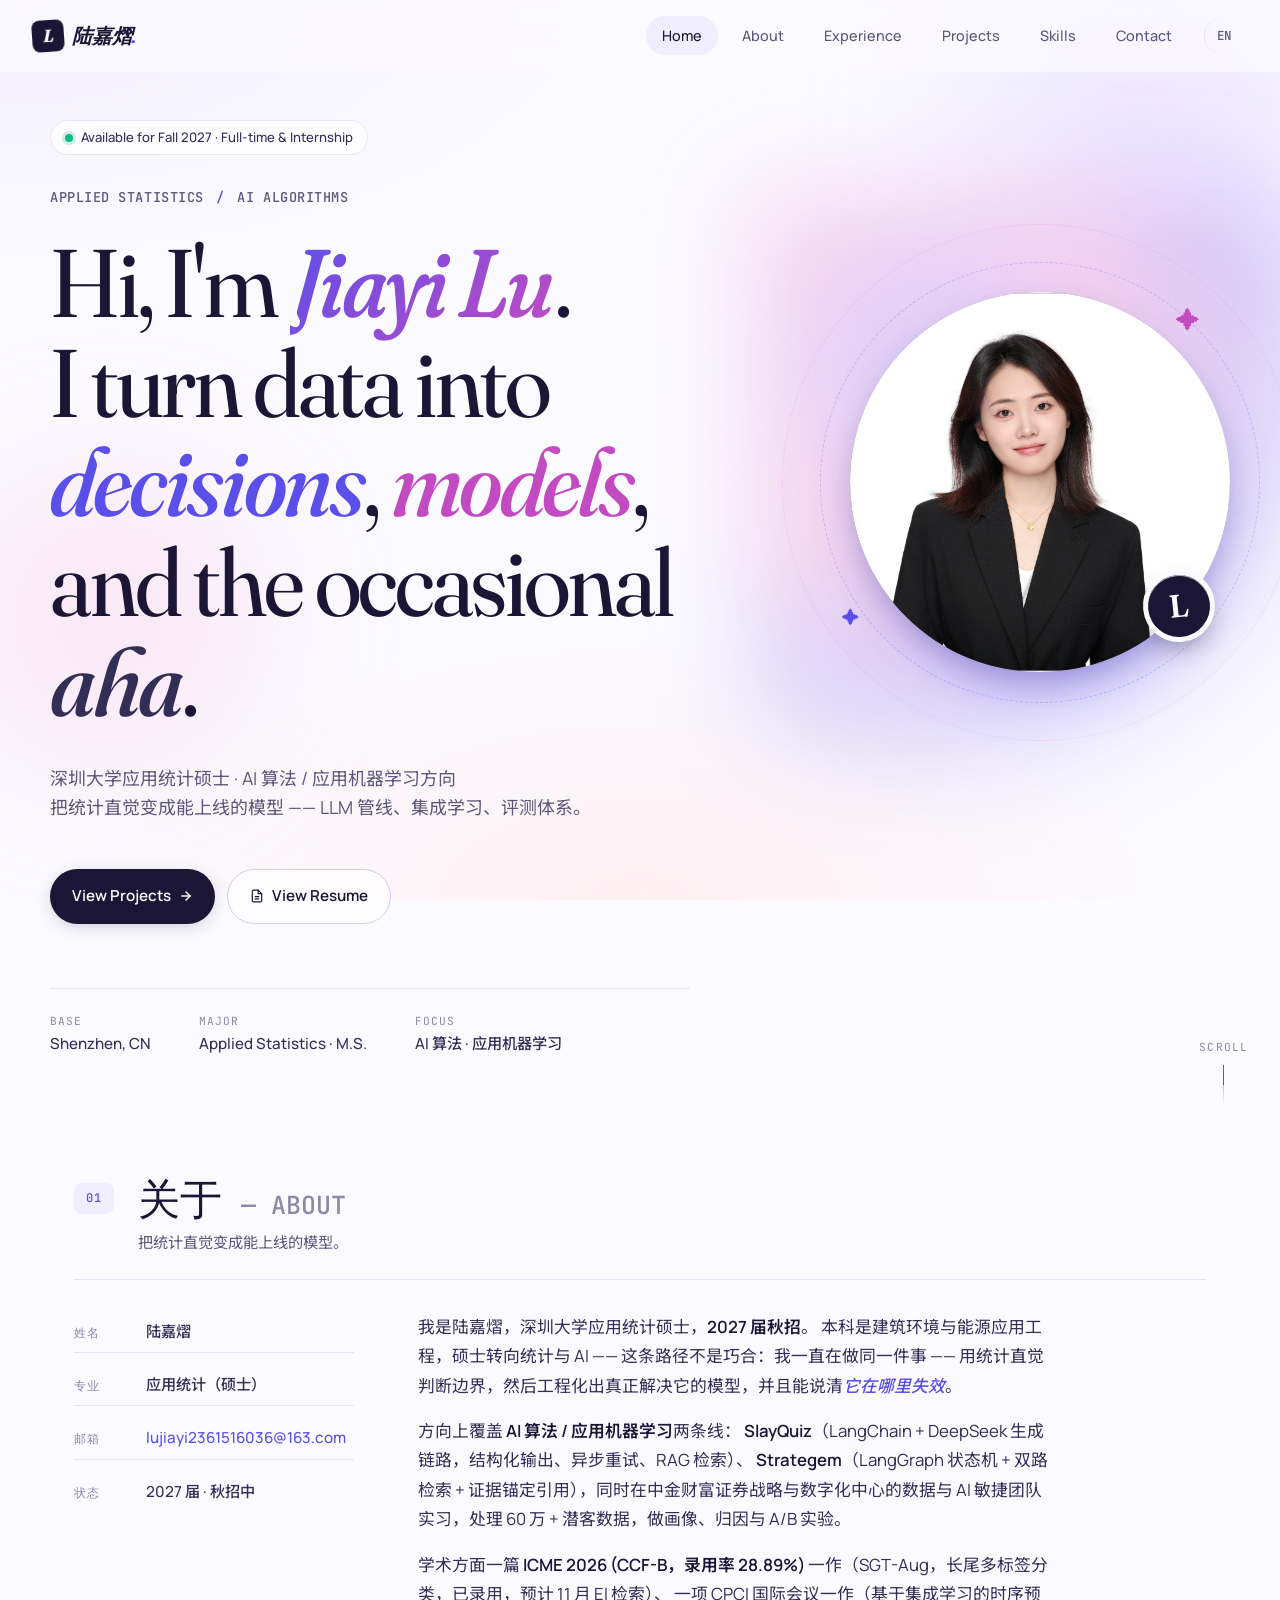
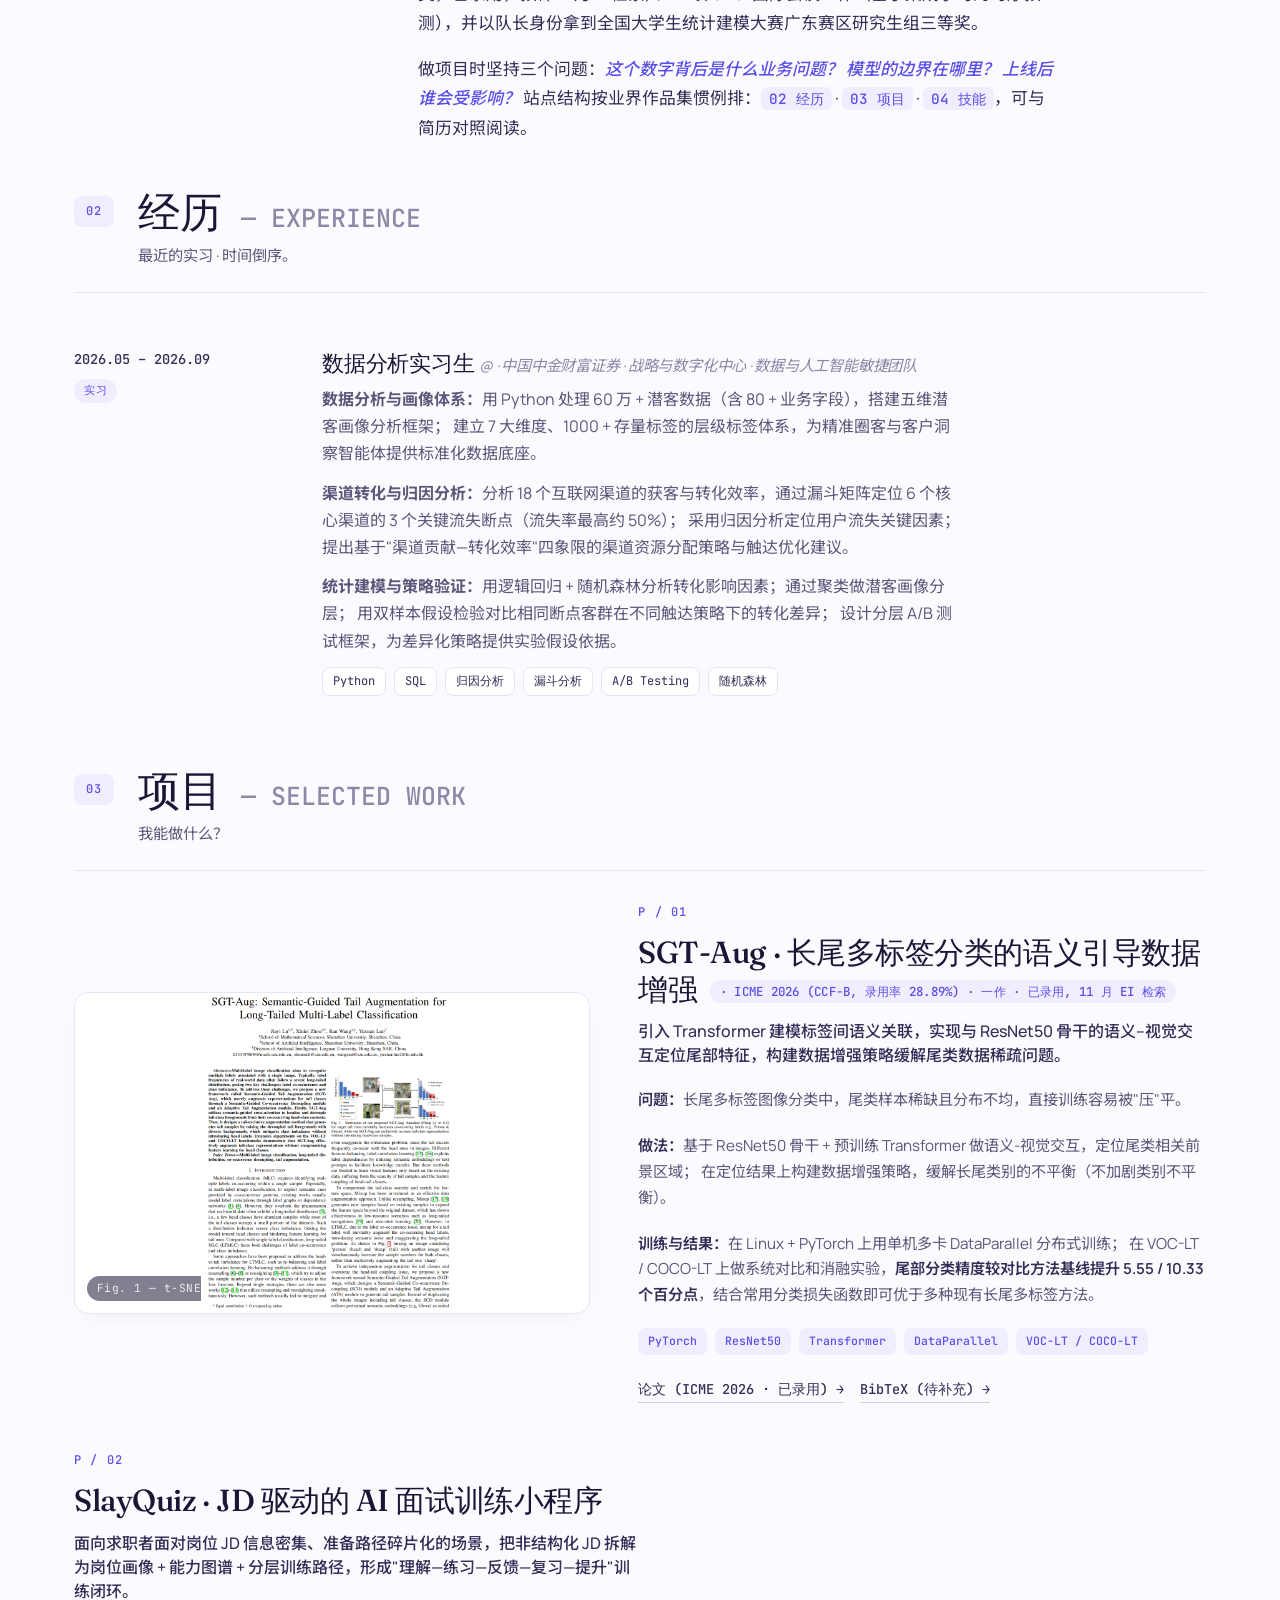
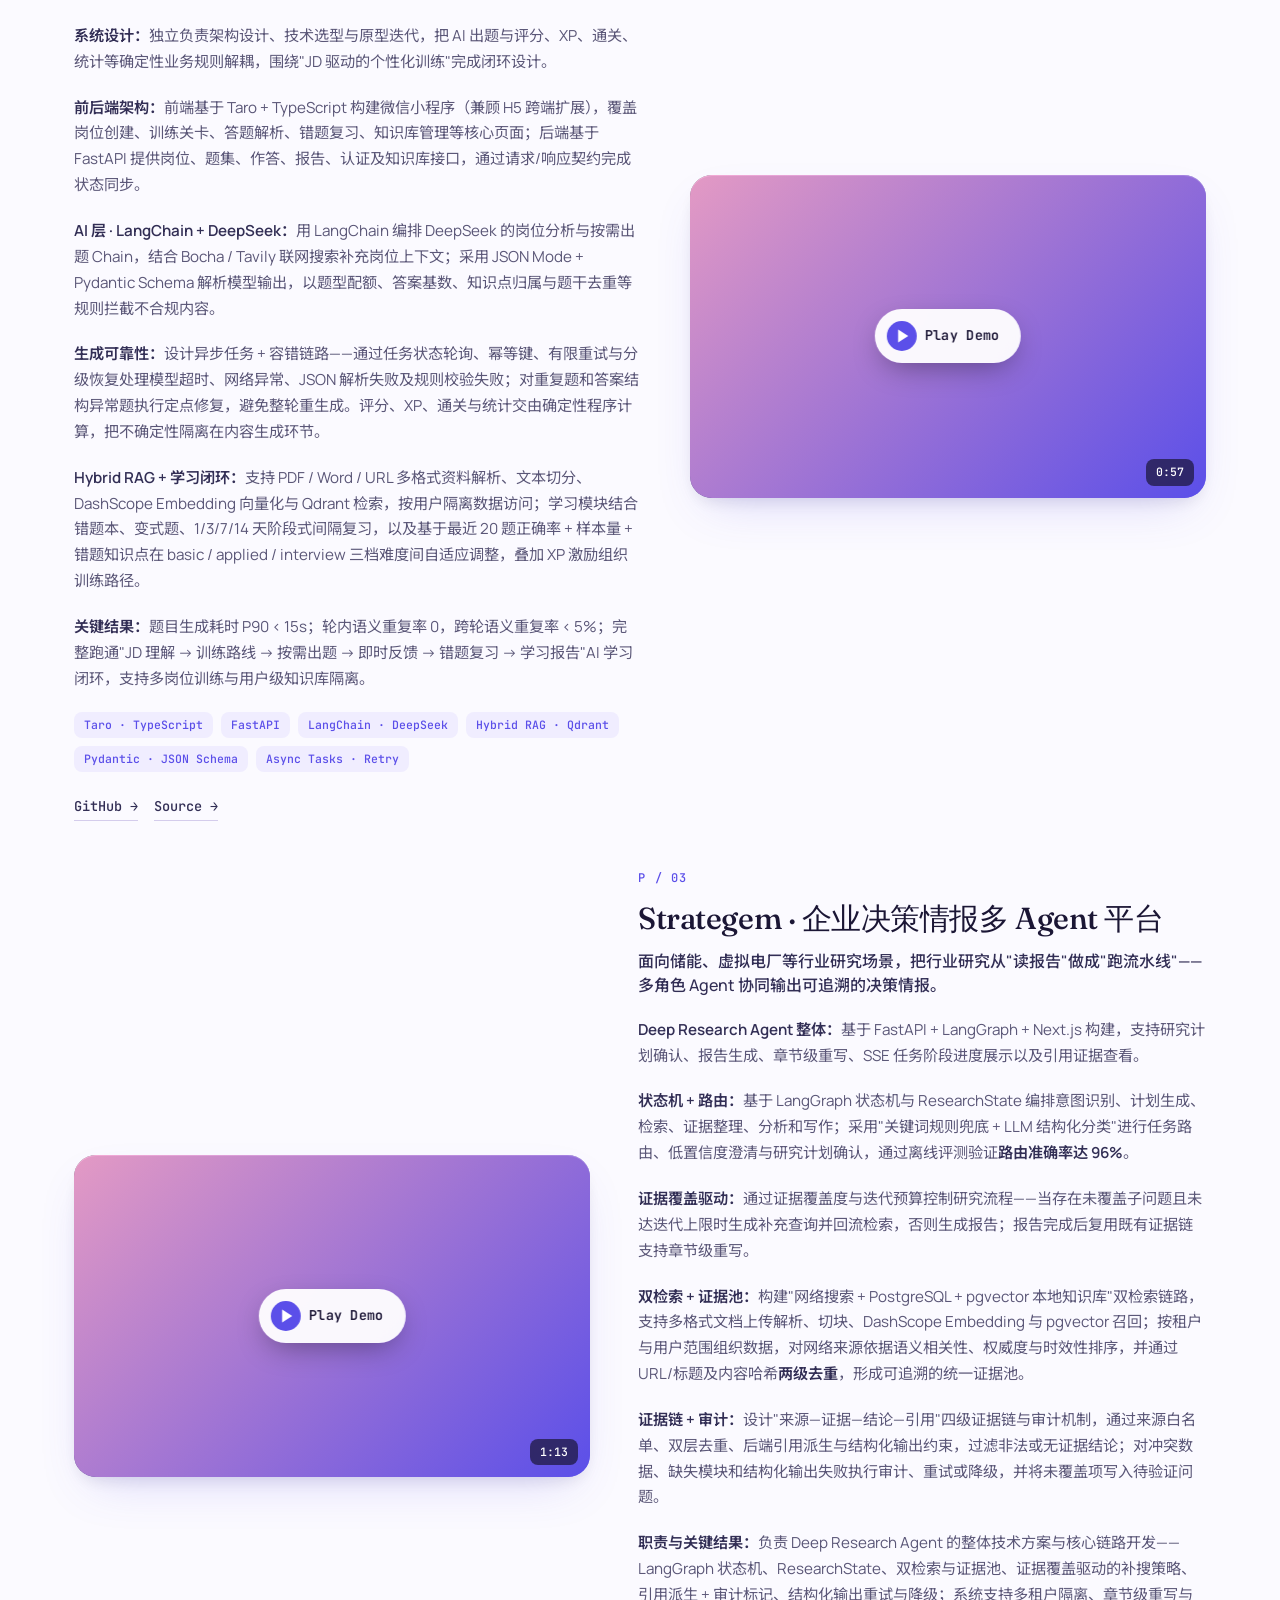
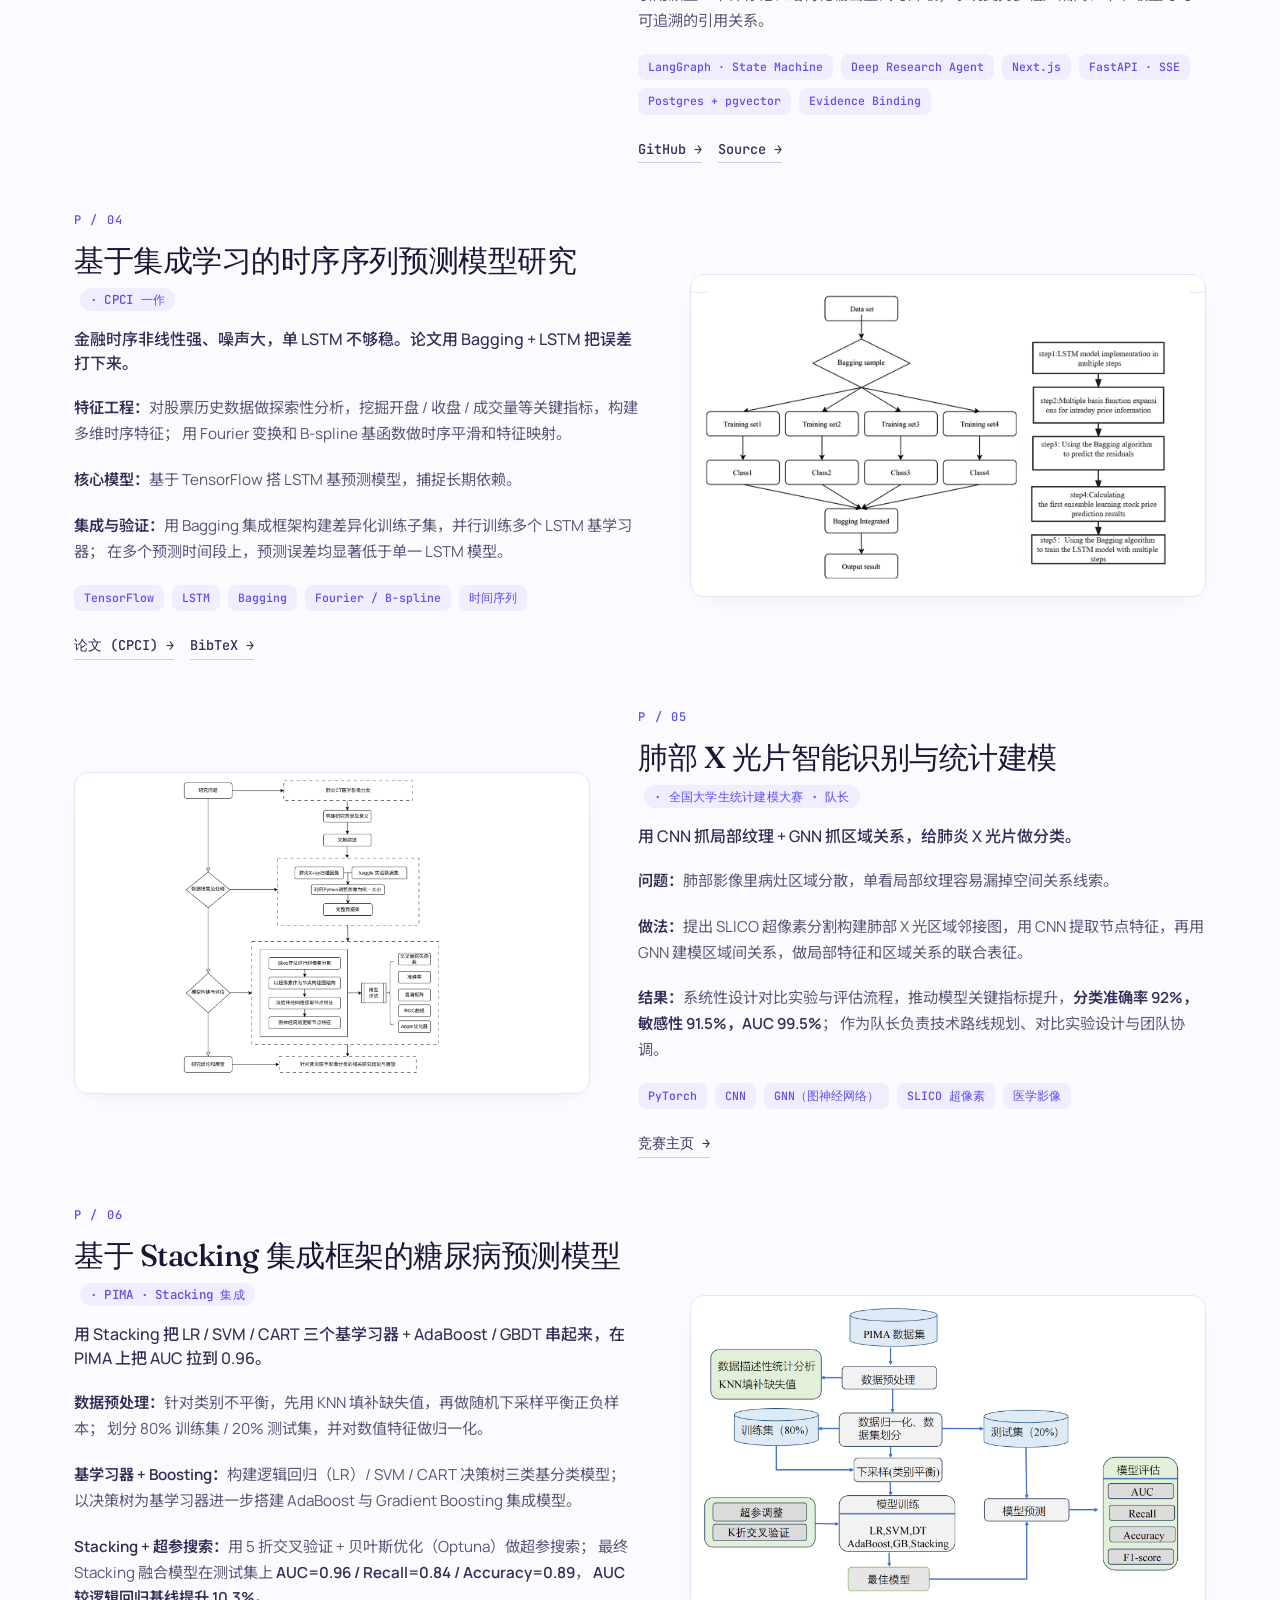
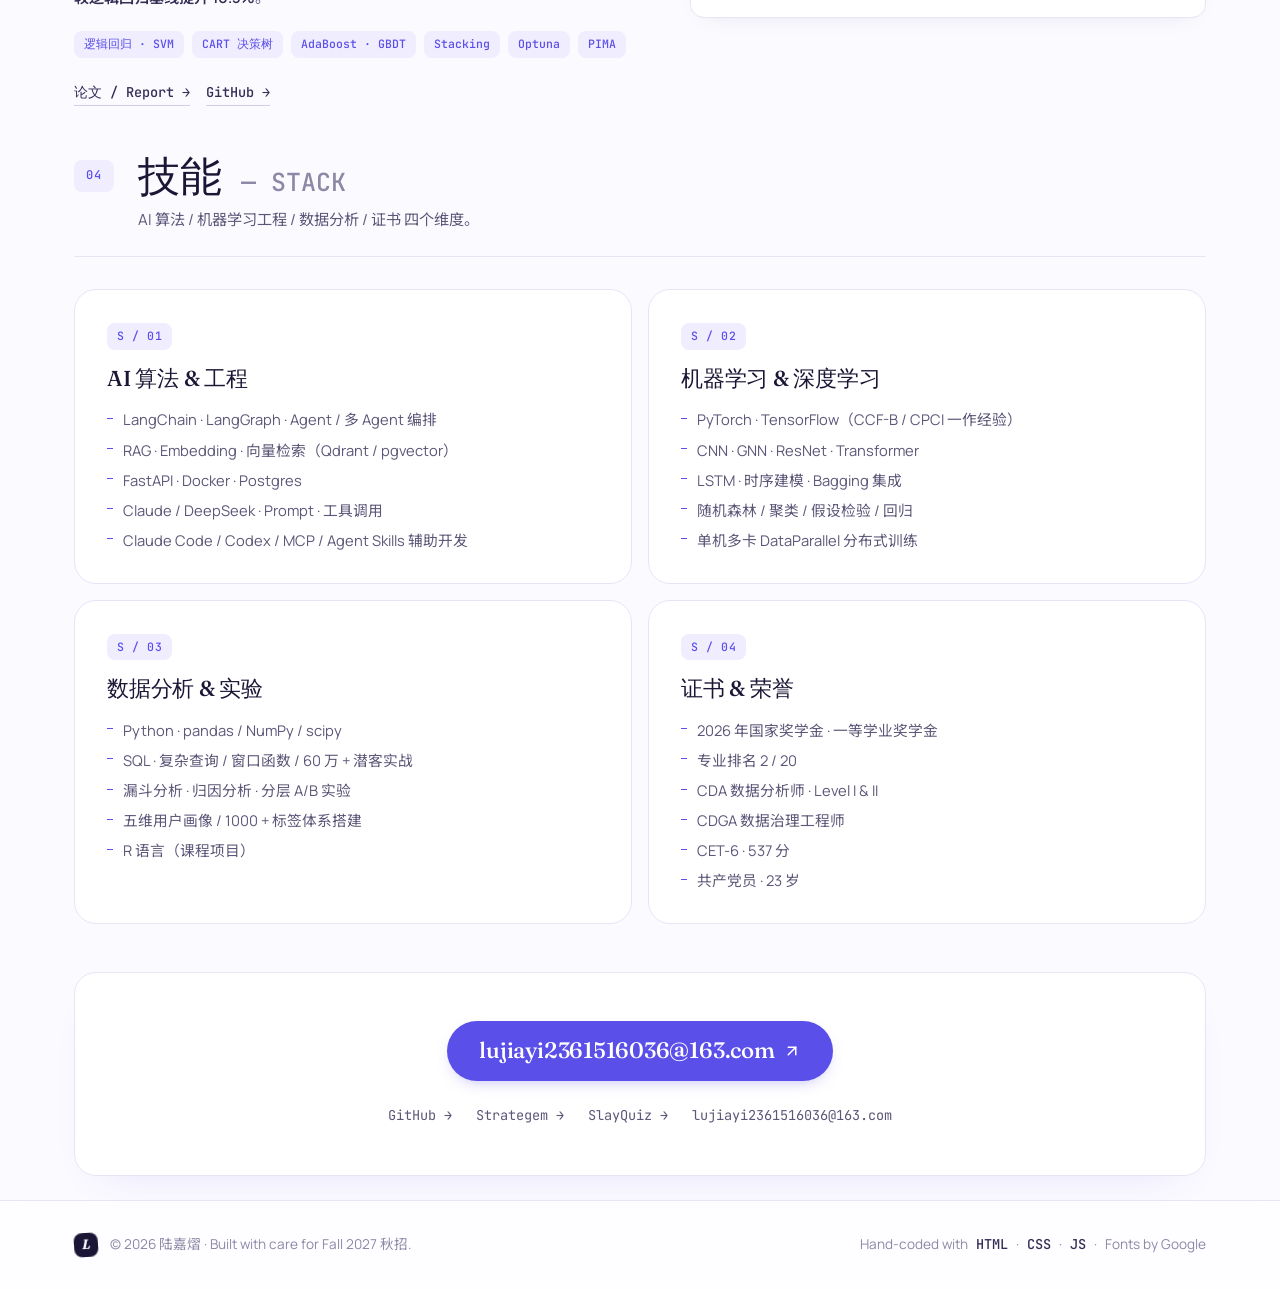
<file: index.html>
<!DOCTYPE html>
<html lang="zh-CN">
<head>
    <meta charset="UTF-8" />
    <meta name="viewport" content="width=device-width, initial-scale=1.0" />
    <title>陆嘉熠 — AI 算法 / 应用机器学习 / Applied Stats</title>
    <meta name="description" content="深圳大学应用统计硕士 · AI 算法 / 应用机器学习方向。把统计直觉变成能上线的模型 —— LLM 管线、集成学习、评测体系。" />
    <link rel="icon" href="data:image/svg+xml,%3Csvg xmlns='http://www.w3.org/2000/svg' viewBox='0 0 100 100'%3E%3Ctext y='.9em' font-size='90' font-family='serif' font-weight='700'%3EL%3C/text%3E%3C/svg%3E" />

    <!-- Fonts -->
    <link rel="preconnect" href="https://fonts.googleapis.com" />
    <link rel="preconnect" href="https://fonts.gstatic.com" crossorigin />
    <link
        href="https://fonts.googleapis.com/css2?family=Fraunces:opsz,wght,SOFT,WONK@9..144,300..900,0..100,0..1&family=Manrope:wght@300;400;500;600;700&family=JetBrains+Mono:wght@400;500&family=Noto+Sans+SC:wght@300;400;500;600;700&display=swap"
        rel="stylesheet"
    />

    <link rel="stylesheet" href="styles.css" />
</head>
<body>
    <!-- Decorative grain overlay (avoids flat AI gradient look) -->
    <div class="grain-overlay" aria-hidden="true"></div>

    <!-- Decorative gradient blobs -->
    <div class="bg-blob bg-blob-1" aria-hidden="true"></div>
    <div class="bg-blob bg-blob-2" aria-hidden="true"></div>

    <!-- ============================================ -->
    <!-- HEADER — Top-right module navigation          -->
    <!-- ============================================ -->
    <header class="site-header">
        <a href="#home" class="brand" aria-label="返回首屏">
            <span class="brand-mark">L</span>
            <span class="brand-text">陆嘉熠<span class="brand-dot">.</span></span>
        </a>

        <nav class="site-nav" aria-label="主导航">
            <a href="#home" class="nav-link active">Home</a>
            <a href="#about" class="nav-link">About</a>
            <a href="#experience" class="nav-link">Experience</a>
            <a href="#projects" class="nav-link">Projects</a>
            <a href="#skills" class="nav-link">Skills</a>
            <a href="#contact" class="nav-link">Contact</a>
            <a href="en.html" class="nav-link nav-link-lang" hreflang="en">EN</a>
        </nav>

        <button class="nav-toggle" aria-label="打开菜单" aria-expanded="false">
            <span></span><span></span><span></span>
        </button>
    </header>

    <main>
        <!-- ============================================ -->
        <!-- HERO                                          -->
        <!-- ============================================ -->
        <section id="home" class="hero">
            <div class="hero-inner">
                <div class="hero-content">
                    <div class="hero-status" data-anim="fade-up">
                        <span class="status-dot" aria-hidden="true"></span>
                        <span>Available for Fall 2027 · Full-time & Internship</span>
                    </div>

                    <p class="hero-eyebrow" data-anim="fade-up" data-delay="100">
                        Applied Statistics <span class="hero-divider">/</span> AI Algorithms
                    </p>

                    <div class="hero-title-row">
                        <h1 class="hero-title" data-anim="fade-up" data-delay="200">
                            <span class="hero-line">Hi, I'm <em class="hero-name">Jiayi Lu</em>.</span>
                            <span class="hero-line">I turn data into</span>
                            <span class="hero-line">
                                <span class="hero-accent">decisions</span>,
                                <span class="hero-accent-2">models</span>,
                            </span>
                            <span class="hero-line">and the occasional <em class="hero-italic">aha</em>.</span>
                        </h1>

                        <div class="hero-portrait" data-anim="fade-up" data-delay="300">
                            <div class="portrait-decor" aria-hidden="true">
                                <span class="portrait-ring portrait-ring-1"></span>
                                <span class="portrait-ring portrait-ring-2"></span>
                                <span class="portrait-glow"></span>
                                <span class="portrait-sparkle portrait-sparkle-1">✦</span>
                                <span class="portrait-sparkle portrait-sparkle-2">✦</span>
                            </div>
                            <div class="portrait-frame">
                                <img src="assets/avatar.jpg" alt="陆嘉熠 头像" class="portrait-img" />
                            </div>
                            <span class="portrait-tag" aria-label="L 标识">
                                <em>L</em>
                            </span>
                        </div>
                    </div>

                    <p class="hero-tagline" data-anim="fade-up" data-delay="300">
                        深圳大学应用统计硕士 · AI 算法 / 应用机器学习方向<br />
                        把统计直觉变成能上线的模型 —— LLM 管线、集成学习、评测体系。
                    </p>

                    <div class="hero-ctas" data-anim="fade-up" data-delay="400">
                        <a href="#projects" class="btn btn-primary">
                            <span>View Projects</span>
                            <svg width="14" height="14" viewBox="0 0 24 24" fill="none" stroke="currentColor" stroke-width="2.5" stroke-linecap="round" stroke-linejoin="round" aria-hidden="true"><line x1="5" y1="12" x2="19" y2="12"></line><polyline points="12 5 19 12 12 19"></polyline></svg>
                        </a>
                        <button type="button" class="btn btn-ghost" data-resume data-resume-src="assets/resume-zh.jpg" data-resume-title="陆嘉熠 · 简历" data-resume-caption="滚轮缩放 · 拖拽平移 · 无需下载">
                            <svg width="14" height="14" viewBox="0 0 24 24" fill="none" stroke="currentColor" stroke-width="2" stroke-linecap="round" stroke-linejoin="round" aria-hidden="true">
                                <path d="M14 2H6a2 2 0 0 0-2 2v16a2 2 0 0 0 2 2h12a2 2 0 0 0 2-2V8z"></path>
                                <polyline points="14 2 14 8 20 8"></polyline>
                                <line x1="9" y1="13" x2="15" y2="13"></line>
                                <line x1="9" y1="17" x2="15" y2="17"></line>
                            </svg>
                            <span>View Resume</span>
                        </button>
                    </div>

                    <ul class="hero-meta" data-anim="fade-up" data-delay="500">
                        <li><span class="meta-label">Base</span><span class="meta-value">Shenzhen, CN</span></li>
                        <li><span class="meta-label">Major</span><span class="meta-value">Applied Statistics · M.S.</span></li>
                        <li><span class="meta-label">Focus</span><span class="meta-value">AI 算法 · 应用机器学习</span></li>
                    </ul>
                </div>
            </div>

            <a href="#about" class="hero-scroll" aria-label="向下滚动">
                <span>Scroll</span>
                <span class="scroll-line" aria-hidden="true"></span>
            </a>
        </section>

        <!-- ============================================ -->
        <!-- ABOUT                                          -->
        <!-- ============================================ -->
        <section id="about" class="section about">
            <div class="container">
                <div class="section-head">
                    <span class="section-num">01</span>
                    <div>
                        <h2 class="section-title">关于 <span class="title-en">— About</span></h2>
                        <p class="section-sub">把统计直觉变成能上线的模型。</p>
                    </div>
                </div>

                <div class="about-grid">
                    <aside class="about-meta">
                        <dl>
                            <div><dt>姓名</dt><dd>陆嘉熠</dd></div>
                            <div><dt>专业</dt><dd>应用统计（硕士）</dd></div>
                            <div><dt>邮箱</dt><dd><a href="mailto:lujiayi2361516036@163.com">lujiayi2361516036@163.com</a></dd></div>
                            <div><dt>状态</dt><dd>2027 届 · 秋招中</dd></div>
                        </dl>
                    </aside>

                    <div class="about-text">
                        <p>
                            我是陆嘉熠，深圳大学应用统计硕士，<strong>2027 届秋招</strong>。
                            本科是建筑环境与能源应用工程，硕士转向统计与 AI ——
                            这条路径不是巧合：我一直在做同一件事 —— 用统计直觉判断边界，然后工程化出真正解决它的模型，并且能说清<em>它在哪里失效</em>。
                        </p>
                        <p>
                            方向上覆盖 <strong>AI 算法 / 应用机器学习</strong>两条线：
                            <strong>SlayQuiz</strong>（LangChain + DeepSeek 生成链路，结构化输出、异步重试、RAG 检索）、
                            <strong>Strategem</strong>（LangGraph 状态机 + 双路检索 + 证据锚定引用），同时在中金财富证券战略与数字化中心的数据与 AI 敏捷团队实习，处理 60 万 + 潜客数据，做画像、归因与 A/B 实验。
                        </p>
                        <p>
                            学术方面一篇 <strong>ICME 2026 (CCF-B，录用率 28.89%)</strong> 一作（SGT-Aug，长尾多标签分类，已录用，预计 11 月 EI 检索）、
                            一项 CPCI 国际会议一作（基于集成学习的时序预测），并以队长身份拿到全国大学生统计建模大赛广东赛区研究生组三等奖。
                        </p>
                        <p>
                            做项目时坚持三个问题：<em>这个数字背后是什么业务问题？</em>
                            <em>模型的边界在哪里？</em> <em>上线后谁会受影响？</em>
                            站点结构按业界作品集惯例排：<span class="inline-num">02 经历</span> ·
                            <span class="inline-num">03 项目</span> ·
                            <span class="inline-num">04 技能</span>，可与简历对照阅读。
                        </p>
                    </div>
                </div>
            </div>
        </section>

        <!-- ============================================ -->
        <!-- EXPERIENCE                                      -->
        <!-- ============================================ -->
        <section id="experience" class="section experience">
            <div class="container">
                <div class="section-head">
                    <span class="section-num">02</span>
                    <div>
                        <h2 class="section-title">经历 <span class="title-en">— Experience</span></h2>
                        <p class="section-sub">最近的实习 · 时间倒序。</p>
                    </div>
                </div>

                <ol class="exp-list">
                    <li class="exp-item">
                        <div class="exp-period">
                            <span class="exp-year">2026.05 – 2026.09</span>
                            <span class="exp-tag">实习</span>
                        </div>
                        <div class="exp-body">
                            <h3 class="exp-role">数据分析实习生 <span class="exp-at">@ · 中国中金财富证券 · 战略与数字化中心 · 数据与人工智能敏捷团队</span></h3>
                            <p class="exp-desc">
                                <strong>数据分析与画像体系：</strong>用 Python 处理 60 万 + 潜客数据（含 80 + 业务字段），搭建五维潜客画像分析框架；
                                建立 7 大维度、1000 + 存量标签的层级标签体系，为精准圈客与客户洞察智能体提供标准化数据底座。
                            </p>
                            <p class="exp-desc">
                                <strong>渠道转化与归因分析：</strong>分析 18 个互联网渠道的获客与转化效率，通过漏斗矩阵定位 6 个核心渠道的 3 个关键流失断点（流失率最高约 50%）；
                                采用归因分析定位用户流失关键因素；提出基于"渠道贡献—转化效率"四象限的渠道资源分配策略与触达优化建议。
                            </p>
                            <p class="exp-desc">
                                <strong>统计建模与策略验证：</strong>用逻辑回归 + 随机森林分析转化影响因素；通过聚类做潜客画像分层；
                                用双样本假设检验对比相同断点客群在不同触达策略下的转化差异；
                                设计分层 A/B 测试框架，为差异化策略提供实验假设依据。
                            </p>
                            <ul class="exp-tags">
                                <li>Python</li>
                                <li>SQL</li>
                                <li>归因分析</li>
                                <li>漏斗分析</li>
                                <li>A/B Testing</li>
                                <li>随机森林</li>
                            </ul>
                        </div>
                    </li>
                </ol>
            </div>
        </section>

        <!-- ============================================ -->
        <!-- PROJECTS                                        -->
        <!-- ============================================ -->
        <section id="projects" class="section projects">
            <div class="container">
                <div class="section-head">
                    <span class="section-num">03</span>
                    <div>
                        <h2 class="section-title">项目 <span class="title-en">— Selected Work</span></h2>
                        <p class="section-sub">我能做什么？</p>
                    </div>
                </div>

                <ul class="project-list">

                    <!-- P/01  SGT-Aug — ICME 2026 CCF-B (论文图占位) -->
                    <li class="project-item">
                        <div class="project-visual project-visual--img" data-lightbox="image" data-lightbox-src="assets/projects/sgt-aug-figure.png" data-lightbox-caption="SGT-Aug · Fig. 1 — t-SNE &amp; Class Activation">
                            <img src="assets/projects/sgt-aug-figure.png" alt="SGT-Aug 论文图：左为 t-SNE 嵌入，右为类激活热图" loading="lazy" />
                            <span class="project-visual-caption">Fig. 1 — t-SNE &amp; Class Activation</span>
                            <span class="project-zoom" aria-hidden="true">
                                <svg width="12" height="12" viewBox="0 0 24 24" fill="none" stroke="currentColor" stroke-width="2.2" stroke-linecap="round" stroke-linejoin="round"><circle cx="11" cy="11" r="7"></circle><line x1="21" y1="21" x2="16.65" y2="16.65"></line><line x1="11" y1="8" x2="11" y2="14"></line><line x1="8" y1="11" x2="14" y2="11"></line></svg>
                                View
                            </span>
                        </div>
                        <div class="project-info">
                            <span class="project-num">P / 01</span>
                            <h3 class="project-title">SGT-Aug · 长尾多标签分类的语义引导数据增强 <span class="project-pub">· ICME 2026 (CCF-B, 录用率 28.89%) · 一作 · 已录用, 11 月 EI 检索</span></h3>
                            <p class="project-sub">引入 Transformer 建模标签间语义关联，实现与 ResNet50 骨干的语义–视觉交互定位尾部特征，构建数据增强策略缓解尾类数据稀疏问题。</p>
                            <p class="project-desc">
                                <strong>问题：</strong>长尾多标签图像分类中，尾类样本稀缺且分布不均，直接训练容易被"压"平。
                            </p>
                            <p class="project-desc">
                                <strong>做法：</strong>基于 ResNet50 骨干 + 预训练 Transformer 做语义-视觉交互，定位尾类相关前景区域；
                                在定位结果上构建数据增强策略，缓解长尾类别的不平衡（不加剧类别不平衡）。
                            </p>
                            <p class="project-desc">
                                <strong>训练与结果：</strong>在 Linux + PyTorch 上用单机多卡 DataParallel 分布式训练；
                                在 VOC-LT / COCO-LT 上做系统对比和消融实验，<strong>尾部分类精度较对比方法基线提升 5.55 / 10.33 个百分点</strong>，结合常用分类损失函数即可优于多种现有长尾多标签方法。
                            </p>
                            <ul class="project-tags">
                                <li>PyTorch</li>
                                <li>ResNet50</li>
                                <li>Transformer</li>
                                <li>DataParallel</li>
                                <li>VOC-LT / COCO-LT</li>
                            </ul>
                            <div class="project-links">
                                <a href="#" class="project-link" title="链接待补充">论文 (ICME 2026 · 已录用) →</a>
                                <a href="#" class="project-link project-link-external" title="链接待补充">BibTeX (待补充) →</a>
                            </div>
                        </div>
                    </li>

                    <!-- P/02  SlayQuiz — 微信小程序 (有视频) -->
                    <li class="project-item">
                        <div class="project-visual project-visual--video" data-lightbox="video" data-lightbox-src="assets/videos/slayquiz-demo.mp4" data-lightbox-title="SlayQuiz · AI 出题闯关微信小程序 Demo" data-lightbox-caption="AI 出题 → 答题 → 错题本与自适应难度 · 全流程 0:57">
                            <video
                                class="project-video"
                                poster=""
                                preload="metadata"
                                playsinline
                                muted
                                controls
                                data-project-video
                            >
                                <source src="assets/videos/slayquiz-demo.mp4" type="video/mp4" />
                                你的浏览器不支持视频标签。
                            </video>

                            <button type="button" class="project-play" data-play aria-label="播放 SlayQuiz Demo 视频">
                                <span class="play-icon" aria-hidden="true">
                                    <svg width="22" height="22" viewBox="0 0 24 24" fill="currentColor">
                                        <path d="M8 5v14l11-7z"/>
                                    </svg>
                                </span>
                                <span class="play-text">Play Demo</span>
                            </button>

                            <span class="project-time" aria-hidden="true">0:57</span>

                            <span class="project-zoom" aria-hidden="true">
                                <svg width="12" height="12" viewBox="0 0 24 24" fill="none" stroke="currentColor" stroke-width="2.2" stroke-linecap="round" stroke-linejoin="round"><polyline points="15 3 21 3 21 9"></polyline><polyline points="9 21 3 21 3 15"></polyline><line x1="21" y1="3" x2="14" y2="10"></line><line x1="3" y1="21" x2="10" y2="14"></line></svg>
                                Full
                            </span>
                        </div>
                        <div class="project-info">
                            <span class="project-num">P / 02</span>
                            <h3 class="project-title">SlayQuiz · JD 驱动的 AI 面试训练小程序</h3>
                            <p class="project-sub">面向求职者面对岗位 JD 信息密集、准备路径碎片化的场景，把非结构化 JD 拆解为岗位画像 + 能力图谱 + 分层训练路径，形成"理解—练习—反馈—复习—提升"训练闭环。</p>
                            <p class="project-desc">
                                <strong>系统设计：</strong>独立负责架构设计、技术选型与原型迭代，把 AI 出题与评分、XP、通关、统计等确定性业务规则解耦，围绕"JD 驱动的个性化训练"完成闭环设计。
                            </p>
                            <p class="project-desc">
                                <strong>前后端架构：</strong>前端基于 Taro + TypeScript 构建微信小程序（兼顾 H5 跨端扩展），覆盖岗位创建、训练关卡、答题解析、错题复习、知识库管理等核心页面；后端基于 FastAPI 提供岗位、题集、作答、报告、认证及知识库接口，通过请求/响应契约完成状态同步。
                            </p>
                            <p class="project-desc">
                                <strong>AI 层 · LangChain + DeepSeek：</strong>用 LangChain 编排 DeepSeek 的岗位分析与按需出题 Chain，结合 Bocha / Tavily 联网搜索补充岗位上下文；采用 JSON Mode + Pydantic Schema 解析模型输出，以题型配额、答案基数、知识点归属与题干去重等规则拦截不合规内容。
                            </p>
                            <p class="project-desc">
                                <strong>生成可靠性：</strong>设计异步任务 + 容错链路——通过任务状态轮询、幂等键、有限重试与分级恢复处理模型超时、网络异常、JSON 解析失败及规则校验失败；对重复题和答案结构异常题执行定点修复，避免整轮重生成。评分、XP、通关与统计交由确定性程序计算，把不确定性隔离在内容生成环节。
                            </p>
                            <p class="project-desc">
                                <strong>Hybrid RAG + 学习闭环：</strong>支持 PDF / Word / URL 多格式资料解析、文本切分、DashScope Embedding 向量化与 Qdrant 检索，按用户隔离数据访问；学习模块结合错题本、变式题、1/3/7/14 天阶段式间隔复习，以及基于最近 20 题正确率 + 样本量 + 错题知识点在 basic / applied / interview 三档难度间自适应调整，叠加 XP 激励组织训练路径。
                            </p>
                            <p class="project-desc">
                                <strong>关键结果：</strong>题目生成耗时 P90 &lt; 15s；轮内语义重复率 0，跨轮语义重复率 &lt; 5%；完整跑通"JD 理解 → 训练路线 → 按需出题 → 即时反馈 → 错题复习 → 学习报告"AI 学习闭环，支持多岗位训练与用户级知识库隔离。
                            </p>
                            <ul class="project-tags">
                                <li>Taro · TypeScript</li>
                                <li>FastAPI</li>
                                <li>LangChain · DeepSeek</li>
                                <li>Hybrid RAG · Qdrant</li>
                                <li>Pydantic · JSON Schema</li>
                                <li>Async Tasks · Retry</li>
                            </ul>
                            <div class="project-links">
                                <a href="https://github.com/luck67-svg/SlayQuiz.git" target="_blank" rel="noopener noreferrer" class="project-link">GitHub →</a>
                                <a href="https://github.com/luck67-svg/SlayQuiz.git" target="_blank" rel="noopener noreferrer" class="project-link project-link-external">Source →</a>
                            </div>
                        </div>
                    </li>

                    <!-- P/03  Strategem — Multi-Agent Platform (有视频) -->
                    <li class="project-item">
                        <div class="project-visual project-visual--video" data-lightbox="video" data-lightbox-src="assets/videos/strategem-demo.mp4" data-lightbox-title="Strategem · 企业决策情报多 Agent 平台 Demo" data-lightbox-caption="Planner → Research → Analysis → Financial → Verification · 多 Agent 流水线 1:13">
                            <video
                                class="project-video"
                                poster=""
                                preload="metadata"
                                playsinline
                                muted
                                controls
                                data-project-video
                            >
                                <source src="assets/videos/strategem-demo.mp4" type="video/mp4" />
                                你的浏览器不支持视频标签。
                            </video>

                            <button type="button" class="project-play" data-play aria-label="播放 Strategem Demo 视频">
                                <span class="play-icon" aria-hidden="true">
                                    <svg width="22" height="22" viewBox="0 0 24 24" fill="currentColor">
                                        <path d="M8 5v14l11-7z"/>
                                    </svg>
                                </span>
                                <span class="play-text">Play Demo</span>
                            </button>

                            <span class="project-time" aria-hidden="true">1:13</span>

                            <span class="project-zoom" aria-hidden="true">
                                <svg width="12" height="12" viewBox="0 0 24 24" fill="none" stroke="currentColor" stroke-width="2.2" stroke-linecap="round" stroke-linejoin="round"><polyline points="15 3 21 3 21 9"></polyline><polyline points="9 21 3 21 3 15"></polyline><line x1="21" y1="3" x2="14" y2="10"></line><line x1="3" y1="21" x2="10" y2="14"></line></svg>
                                Full
                            </span>
                        </div>
                        <div class="project-info">
                            <span class="project-num">P / 03</span>
                            <h3 class="project-title">Strategem · 企业决策情报多 Agent 平台</h3>
                            <p class="project-sub">面向储能、虚拟电厂等行业研究场景，把行业研究从"读报告"做成"跑流水线"——多角色 Agent 协同输出可追溯的决策情报。</p>
                            <p class="project-desc">
                                <strong>Deep Research Agent 整体：</strong>基于 FastAPI + LangGraph + Next.js 构建，支持研究计划确认、报告生成、章节级重写、SSE 任务阶段进度展示以及引用证据查看。
                            </p>
                            <p class="project-desc">
                                <strong>状态机 + 路由：</strong>基于 LangGraph 状态机与 ResearchState 编排意图识别、计划生成、检索、证据整理、分析和写作；采用"关键词规则兜底 + LLM 结构化分类"进行任务路由、低置信度澄清与研究计划确认，通过离线评测验证<strong>路由准确率达 96%</strong>。
                            </p>
                            <p class="project-desc">
                                <strong>证据覆盖驱动：</strong>通过证据覆盖度与迭代预算控制研究流程——当存在未覆盖子问题且未达迭代上限时生成补充查询并回流检索，否则生成报告；报告完成后复用既有证据链支持章节级重写。
                            </p>
                            <p class="project-desc">
                                <strong>双检索 + 证据池：</strong>构建"网络搜索 + PostgreSQL + pgvector 本地知识库"双检索链路，支持多格式文档上传解析、切块、DashScope Embedding 与 pgvector 召回；按租户与用户范围组织数据，对网络来源依据语义相关性、权威度与时效性排序，并通过 URL/标题及内容哈希<strong>两级去重</strong>，形成可追溯的统一证据池。
                            </p>
                            <p class="project-desc">
                                <strong>证据链 + 审计：</strong>设计"来源—证据—结论—引用"四级证据链与审计机制，通过来源白名单、双层去重、后端引用派生与结构化输出约束，过滤非法或无证据结论；对冲突数据、缺失模块和结构化输出失败执行审计、重试或降级，并将未覆盖项写入待验证问题。
                            </p>
                            <p class="project-desc">
                                <strong>职责与关键结果：</strong>负责 Deep Research Agent 的整体技术方案与核心链路开发——LangGraph 状态机、ResearchState、双检索与证据池、证据覆盖驱动的补搜策略、引用派生 + 审计标记、结构化输出重试与降级；系统支持多租户隔离、章节级重写与可追溯的引用关系。
                            </p>
                            <ul class="project-tags">
                                <li>LangGraph · State Machine</li>
                                <li>Deep Research Agent</li>
                                <li>Next.js</li>
                                <li>FastAPI · SSE</li>
                                <li>Postgres + pgvector</li>
                                <li>Evidence Binding</li>
                            </ul>
                            <div class="project-links">
                                <a href="https://github.com/luck67-svg/Strategem.git" target="_blank" rel="noopener noreferrer" class="project-link">GitHub →</a>
                                <a href="https://github.com/luck67-svg/Strategem.git" target="_blank" rel="noopener noreferrer" class="project-link project-link-external">Source →</a>
                            </div>
                        </div>
                    </li>

                    <!-- P/04  LSTM 集成时序预测 — CPCI 一作 (流程图) -->
                    <li class="project-item">
                        <div class="project-visual project-visual--img" data-lightbox="image" data-lightbox-src="assets/projects/lstm-bagging.png" data-lightbox-caption="LSTM + Bagging 集成时序预测方法流程图">
                            <img src="assets/projects/lstm-bagging.png" alt="LSTM + Bagging 集成时序预测方法流程图" loading="lazy" />
                            <span class="project-zoom" aria-hidden="true">
                                <svg width="12" height="12" viewBox="0 0 24 24" fill="none" stroke="currentColor" stroke-width="2.2" stroke-linecap="round" stroke-linejoin="round"><circle cx="11" cy="11" r="7"></circle><line x1="21" y1="21" x2="16.65" y2="16.65"></line><line x1="11" y1="8" x2="11" y2="14"></line><line x1="8" y1="11" x2="14" y2="11"></line></svg>
                                View
                            </span>
                        </div>
                        <div class="project-info">
                            <span class="project-num">P / 04</span>
                            <h3 class="project-title">基于集成学习的时序序列预测模型研究 <span class="project-pub">· CPCI 一作</span></h3>
                            <p class="project-sub">金融时序非线性强、噪声大，单 LSTM 不够稳。论文用 Bagging + LSTM 把误差打下来。</p>
                            <p class="project-desc">
                                <strong>特征工程：</strong>对股票历史数据做探索性分析，挖掘开盘 / 收盘 / 成交量等关键指标，构建多维时序特征；
                                用 Fourier 变换和 B-spline 基函数做时序平滑和特征映射。
                            </p>
                            <p class="project-desc">
                                <strong>核心模型：</strong>基于 TensorFlow 搭 LSTM 基预测模型，捕捉长期依赖。
                            </p>
                            <p class="project-desc">
                                <strong>集成与验证：</strong>用 Bagging 集成框架构建差异化训练子集，并行训练多个 LSTM 基学习器；
                                在多个预测时间段上，预测误差均显著低于单一 LSTM 模型。
                            </p>
                            <ul class="project-tags">
                                <li>TensorFlow</li>
                                <li>LSTM</li>
                                <li>Bagging</li>
                                <li>Fourier / B-spline</li>
                                <li>时间序列</li>
                            </ul>
                            <div class="project-links">
                                <a href="#" class="project-link">论文 (CPCI) →</a>
                                <a href="#" class="project-link project-link-external">BibTeX →</a>
                            </div>
                        </div>
                    </li>

                    <!-- P/05  肺部 X 光片 — 全国统计建模大赛 (流程图占位) -->
                    <li class="project-item">
                        <div class="project-visual project-visual--img" data-lightbox="image" data-lightbox-src="assets/projects/pneumonia-flow.png" data-lightbox-caption="肺部 X 光片智能识别研究方法流程图">
                            <img src="assets/projects/pneumonia-flow.png" alt="肺部 X 光片智能识别研究方法流程图" loading="lazy" />
                            <span class="project-zoom" aria-hidden="true">
                                <svg width="12" height="12" viewBox="0 0 24 24" fill="none" stroke="currentColor" stroke-width="2.2" stroke-linecap="round" stroke-linejoin="round"><circle cx="11" cy="11" r="7"></circle><line x1="21" y1="21" x2="16.65" y2="16.65"></line><line x1="11" y1="8" x2="11" y2="14"></line><line x1="8" y1="11" x2="14" y2="11"></line></svg>
                                View
                            </span>
                        </div>
                        <div class="project-info">
                            <span class="project-num">P / 05</span>
                            <h3 class="project-title">肺部 X 光片智能识别与统计建模 <span class="project-pub">· 全国大学生统计建模大赛 · 队长</span></h3>
                            <p class="project-sub">用 CNN 抓局部纹理 + GNN 抓区域关系，给肺炎 X 光片做分类。</p>
                            <p class="project-desc">
                                <strong>问题：</strong>肺部影像里病灶区域分散，单看局部纹理容易漏掉空间关系线索。
                            </p>
                            <p class="project-desc">
                                <strong>做法：</strong>提出 SLICO 超像素分割构建肺部 X 光区域邻接图，用 CNN 提取节点特征，再用 GNN 建模区域间关系，做局部特征和区域关系的联合表征。
                            </p>
                            <p class="project-desc">
                                <strong>结果：</strong>系统性设计对比实验与评估流程，推动模型关键指标提升，<strong>分类准确率 92%，敏感性 91.5%，AUC 99.5%</strong>；
                                作为队长负责技术路线规划、对比实验设计与团队协调。
                            </p>
                            <ul class="project-tags">
                                <li>PyTorch</li>
                                <li>CNN</li>
                                <li>GNN（图神经网络）</li>
                                <li>SLICO 超像素</li>
                                <li>医学影像</li>
                            </ul>
                            <div class="project-links">
                                <a href="http://tjjmds.ai-learning.net/" target="_blank" rel="noopener noreferrer" class="project-link">竞赛主页 →</a>
                            </div>
                        </div>
                    </li>

                    <!-- P/06  基于 Stacking 集成框架的糖尿病预测模型 (新) -->
                    <li class="project-item">
                        <div class="project-visual project-visual--img" data-lightbox="image" data-lightbox-src="assets/projects/diabetes-flow.png" data-lightbox-caption="基于 Stacking 集成框架的糖尿病预测模型流程图">
                            <img src="assets/projects/diabetes-flow.png" alt="基于 Stacking 集成框架的糖尿病预测模型流程图" loading="lazy" />
                            <span class="project-zoom" aria-hidden="true">
                                <svg width="12" height="12" viewBox="0 0 24 24" fill="none" stroke="currentColor" stroke-width="2.2" stroke-linecap="round" stroke-linejoin="round"><circle cx="11" cy="11" r="7"></circle><line x1="21" y1="21" x2="16.65" y2="16.65"></line><line x1="11" y1="8" x2="11" y2="14"></line><line x1="8" y1="11" x2="14" y2="11"></line></svg>
                                View
                            </span>
                        </div>
                        <div class="project-info">
                            <span class="project-num">P / 06</span>
                            <h3 class="project-title">基于 Stacking 集成框架的糖尿病预测模型 <span class="project-pub">· PIMA · Stacking 集成</span></h3>
                            <p class="project-sub">用 Stacking 把 LR / SVM / CART 三个基学习器 + AdaBoost / GBDT 串起来，在 PIMA 上把 AUC 拉到 0.96。</p>
                            <p class="project-desc">
                                <strong>数据预处理：</strong>针对类别不平衡，先用 KNN 填补缺失值，再做随机下采样平衡正负样本；
                                划分 80% 训练集 / 20% 测试集，并对数值特征做归一化。
                            </p>
                            <p class="project-desc">
                                <strong>基学习器 + Boosting：</strong>构建逻辑回归（LR）/ SVM / CART 决策树三类基分类模型；
                                以决策树为基学习器进一步搭建 AdaBoost 与 Gradient Boosting 集成模型。
                            </p>
                            <p class="project-desc">
                                <strong>Stacking + 超参搜索：</strong>用 5 折交叉验证 + 贝叶斯优化（Optuna）做超参搜索；
                                最终 Stacking 融合模型在测试集上 <strong>AUC=0.96 / Recall=0.84 / Accuracy=0.89</strong>，
                                <strong>AUC 较逻辑回归基线提升 10.3%</strong>。
                            </p>
                            <ul class="project-tags">
                                <li>逻辑回归 · SVM</li>
                                <li>CART 决策树</li>
                                <li>AdaBoost · GBDT</li>
                                <li>Stacking</li>
                                <li>Optuna</li>
                                <li>PIMA</li>
                            </ul>
                            <div class="project-links">
                                <a href="#" class="project-link">论文 / Report →</a>
                                <a href="#" class="project-link project-link-external">GitHub →</a>
                            </div>
                        </div>
                    </li>

                </ul>
            </div>
        </section>

        <!-- ============================================ -->
        <!-- SKILLS                                          -->
        <!-- ============================================ -->
        <section id="skills" class="section skills">
            <div class="container">
                <div class="section-head">
                    <span class="section-num">04</span>
                    <div>
                        <h2 class="section-title">技能 <span class="title-en">— Stack</span></h2>
                        <p class="section-sub">AI 算法 / 机器学习工程 / 数据分析 / 证书 四个维度。</p>
                    </div>
                </div>

                <div class="skills-grid">
                    <div class="skill-card">
                        <span class="skill-num">S / 01</span>
                        <h3>AI 算法 & 工程</h3>
                        <ul>
                            <li>LangChain · LangGraph · Agent / 多 Agent 编排</li>
                            <li>RAG · Embedding · 向量检索（Qdrant / pgvector）</li>
                            <li>FastAPI · Docker · Postgres</li>
                            <li>Claude / DeepSeek · Prompt · 工具调用</li>
                            <li>Claude Code / Codex / MCP / Agent Skills 辅助开发</li>
                        </ul>
                    </div>

                    <div class="skill-card">
                        <span class="skill-num">S / 02</span>
                        <h3>机器学习 & 深度学习</h3>
                        <ul>
                            <li>PyTorch · TensorFlow（CCF-B / CPCI 一作经验）</li>
                            <li>CNN · GNN · ResNet · Transformer</li>
                            <li>LSTM · 时序建模 · Bagging 集成</li>
                            <li>随机森林 / 聚类 / 假设检验 / 回归</li>
                            <li>单机多卡 DataParallel 分布式训练</li>
                        </ul>
                    </div>

                    <div class="skill-card">
                        <span class="skill-num">S / 03</span>
                        <h3>数据分析 & 实验</h3>
                        <ul>
                            <li>Python · pandas / NumPy / scipy</li>
                            <li>SQL · 复杂查询 / 窗口函数 / 60 万 + 潜客实战</li>
                            <li>漏斗分析 · 归因分析 · 分层 A/B 实验</li>
                            <li>五维用户画像 / 1000 + 标签体系搭建</li>
                            <li>R 语言（课程项目）</li>
                        </ul>
                    </div>

                    <div class="skill-card">
                        <span class="skill-num">S / 04</span>
                        <h3>证书 & 荣誉</h3>
                        <ul>
                            <li>2026 年国家奖学金 · 一等学业奖学金</li>
                            <li>专业排名 2 / 20</li>
                            <li>CDA 数据分析师 · Level I &amp; II</li>
                            <li>CDGA 数据治理工程师</li>
                            <li>CET-6 · 537 分</li>
                            <li>共产党员 · 23 岁</li>
                        </ul>
                    </div>
                </div>
            </div>
        </section>

        <!-- ============================================ -->
        <!-- CONTACT                                         -->
        <!-- ============================================ -->
        <section id="contact" class="section contact">
            <div class="container">
                <div class="contact-bar">
                    <a href="mailto:lujiayi2361516036@163.com" class="contact-bar-email">
                        lujiayi2361516036@163.com
                        <svg width="18" height="18" viewBox="0 0 24 24" fill="none" stroke="currentColor" stroke-width="2" stroke-linecap="round" stroke-linejoin="round" aria-hidden="true"><line x1="7" y1="17" x2="17" y2="7"></line><polyline points="7 7 17 7 17 17"></polyline></svg>
                    </a>

                    <ul class="contact-bar-links">
                        <li><a href="https://github.com/luck67-svg" target="_blank" rel="noopener noreferrer">GitHub →</a></li>
                        <li><a href="https://github.com/luck67-svg/Strategem.git" target="_blank" rel="noopener noreferrer">Strategem →</a></li>
                        <li><a href="https://github.com/luck67-svg/SlayQuiz.git" target="_blank" rel="noopener noreferrer">SlayQuiz →</a></li>
                        <li><a href="mailto:lujiayi2361516036@163.com">lujiayi2361516036@163.com</a></li>
                    </ul>
                </div>
            </div>
        </section>
    </main>

    <!-- ============================================ -->
    <!-- DEMO MODAL                                     -->
    <!-- ============================================ -->
    <div class="demo-modal" id="demoModal" aria-hidden="true" role="dialog" aria-modal="true" aria-labelledby="demoTitle">
        <div class="demo-modal-backdrop" data-demo-close></div>
        <div class="demo-modal-content" role="document">
            <button class="demo-modal-close" type="button" aria-label="关闭演示" data-demo-close>
                <svg width="20" height="20" viewBox="0 0 24 24" fill="none" stroke="currentColor" stroke-width="2" stroke-linecap="round" stroke-linejoin="round" aria-hidden="true"><line x1="18" y1="6" x2="6" y2="18"></line><line x1="6" y1="6" x2="18" y2="18"></line></svg>
            </button>
            <button class="demo-modal-nav demo-modal-nav--prev" id="demoPrev" type="button" aria-label="上一张" hidden>
                <svg width="22" height="22" viewBox="0 0 24 24" fill="none" stroke="currentColor" stroke-width="2.4" stroke-linecap="round" stroke-linejoin="round" aria-hidden="true"><polyline points="15 18 9 12 15 6"></polyline></svg>
            </button>
            <button class="demo-modal-nav demo-modal-nav--next" id="demoNext" type="button" aria-label="下一张" hidden>
                <svg width="22" height="22" viewBox="0 0 24 24" fill="none" stroke="currentColor" stroke-width="2.4" stroke-linecap="round" stroke-linejoin="round" aria-hidden="true"><polyline points="9 18 15 12 9 6"></polyline></svg>
            </button>
            <div class="demo-modal-video" id="demoVideoContainer">
                <!-- video / iframe injected by JS -->
            </div>
            <div class="demo-modal-info">
                <h3 id="demoTitle" class="demo-modal-title">Demo 标题</h3>
                <p id="demoDesc" class="demo-modal-desc">Demo 描述</p>
                <span id="demoCounter" class="demo-modal-counter" hidden></span>
                <a id="demoExternal" href="#" target="_blank" rel="noopener noreferrer" class="demo-modal-external">
                    在新窗口打开 →
                </a>
            </div>
        </div>
    </div>

    <footer class="site-footer">
        <div class="container footer-inner">
            <div class="footer-left">
                <span class="brand-mark brand-mark-sm">L</span>
                <span>© 2026 陆嘉熠 · Built with care for Fall 2027 秋招.</span>
            </div>
            <div class="footer-right">
                <span>Hand-coded with</span>
                <span class="footer-tech">HTML</span>
                <span>·</span>
                <span class="footer-tech">CSS</span>
                <span>·</span>
                <span class="footer-tech">JS</span>
                <span>·</span>
                <span>Fonts by Google</span>
            </div>
        </div>
    </footer>

    <script src="script.js"></script>
</body>
</html>
</file>
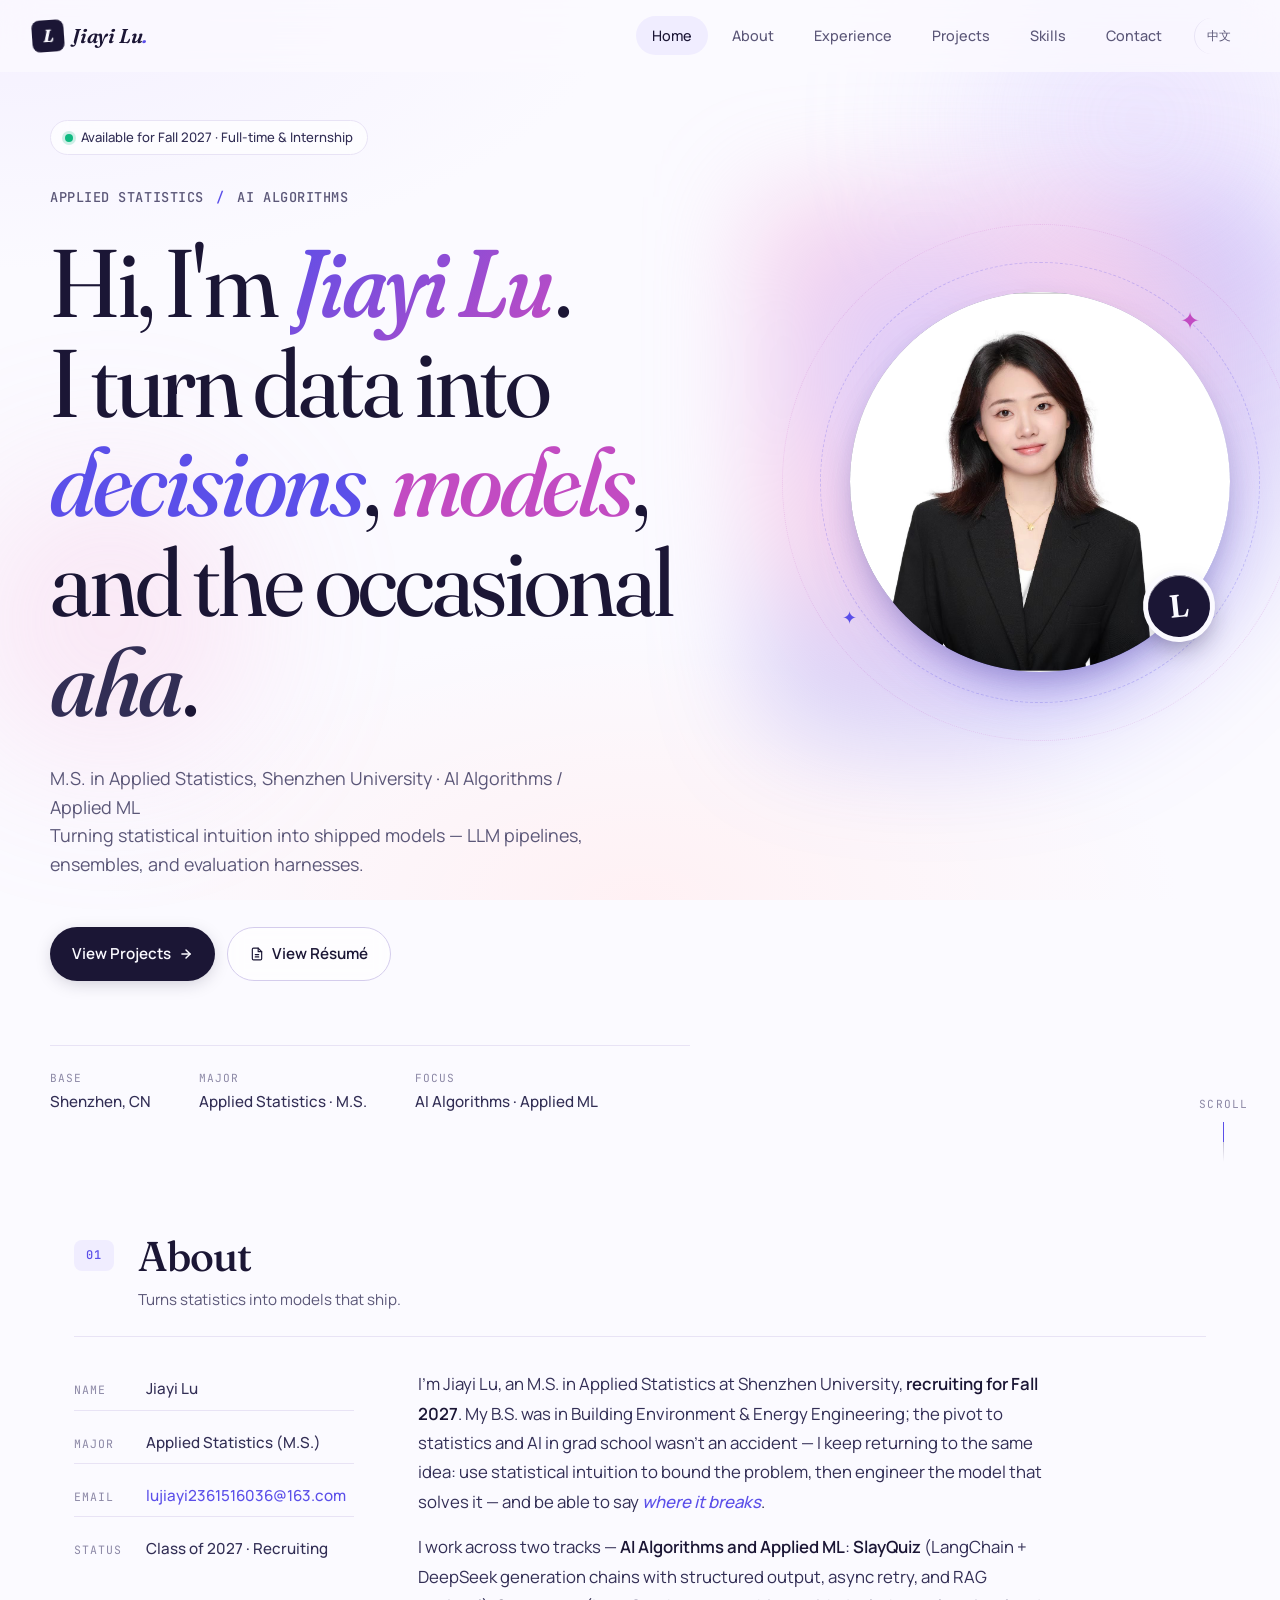
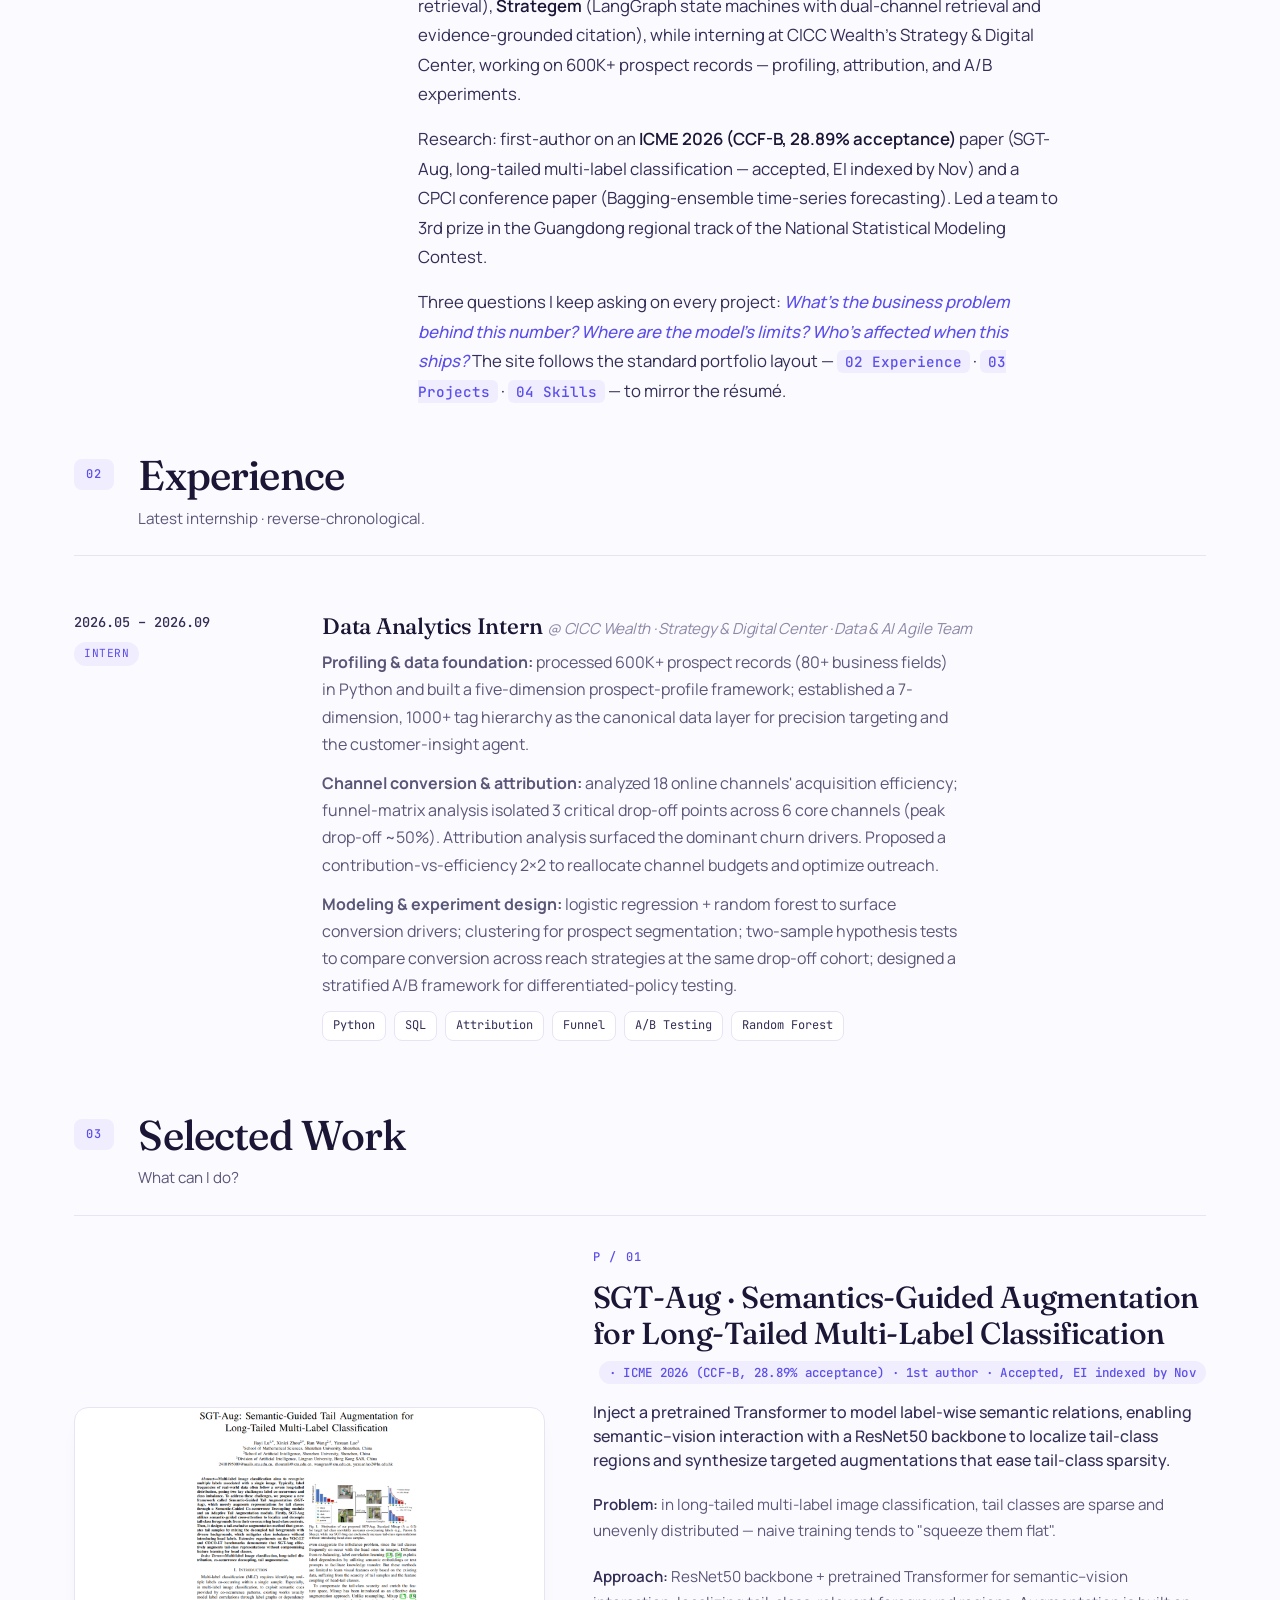
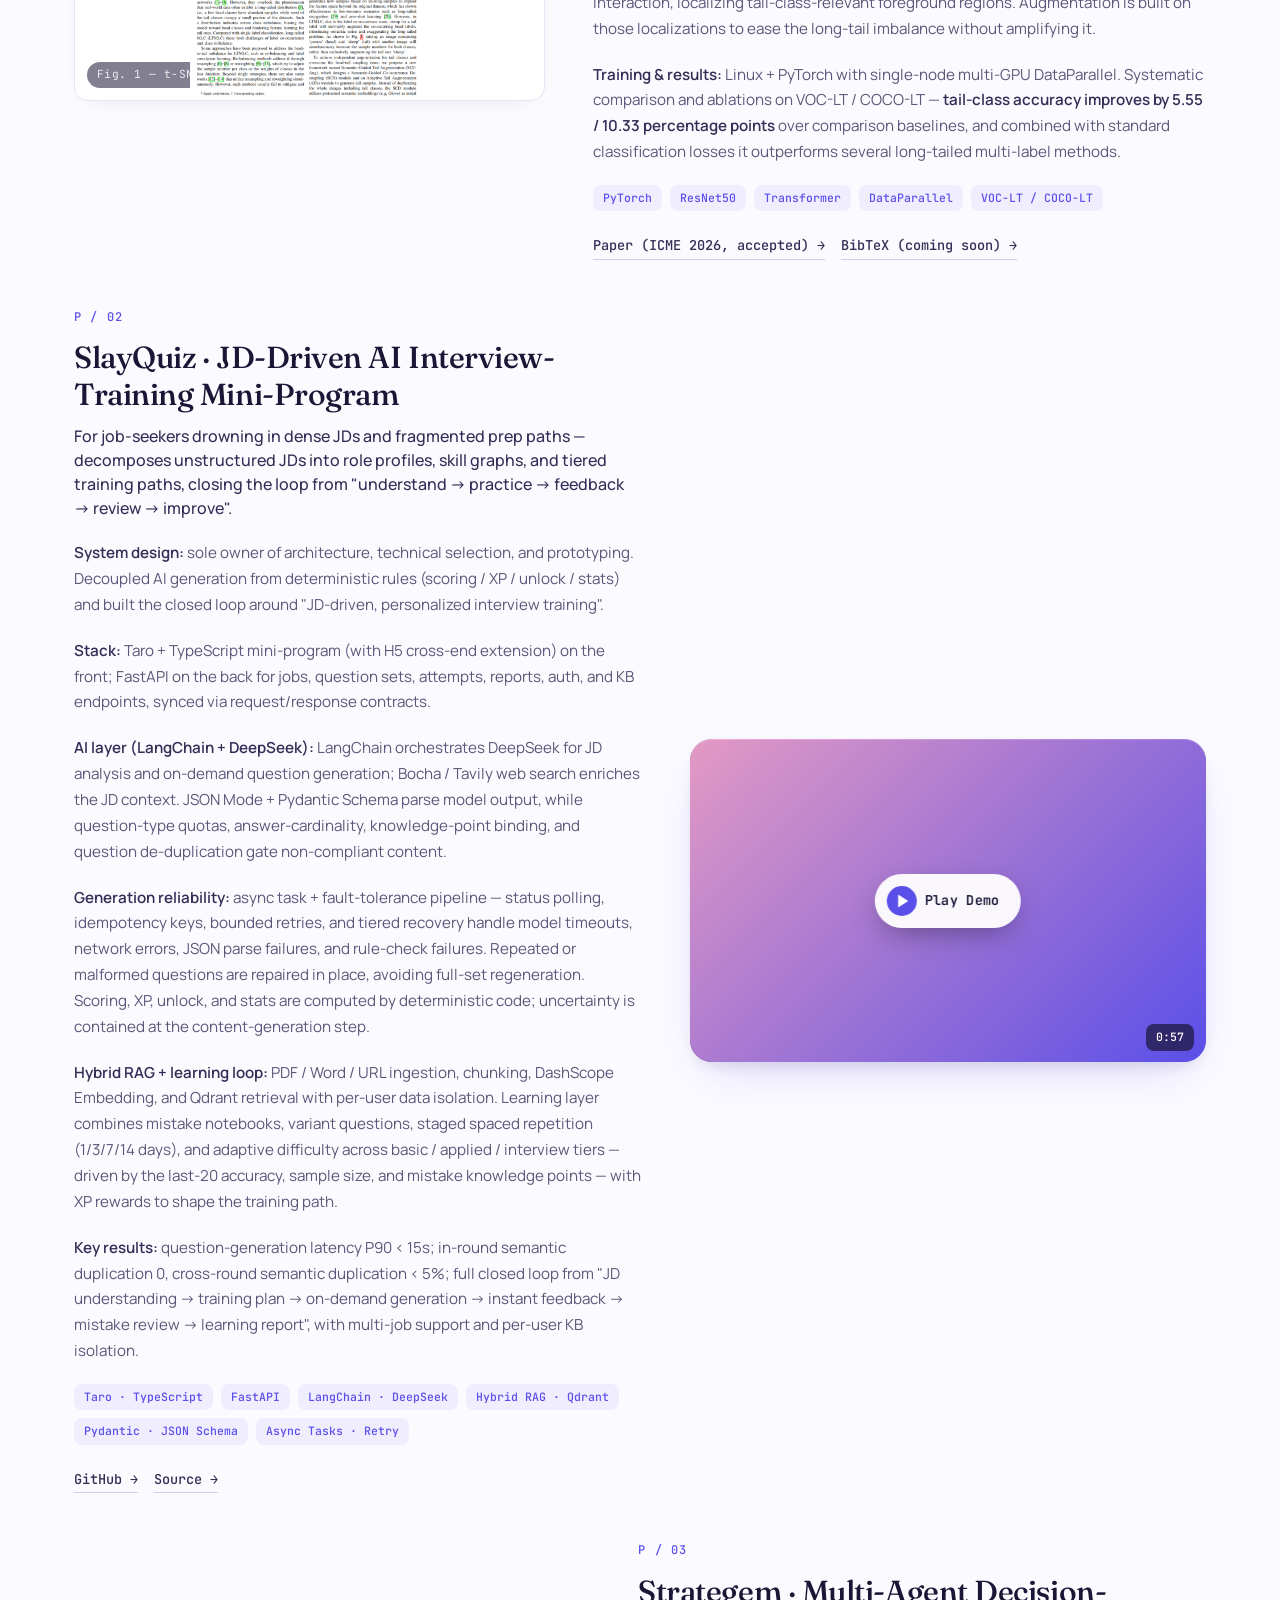
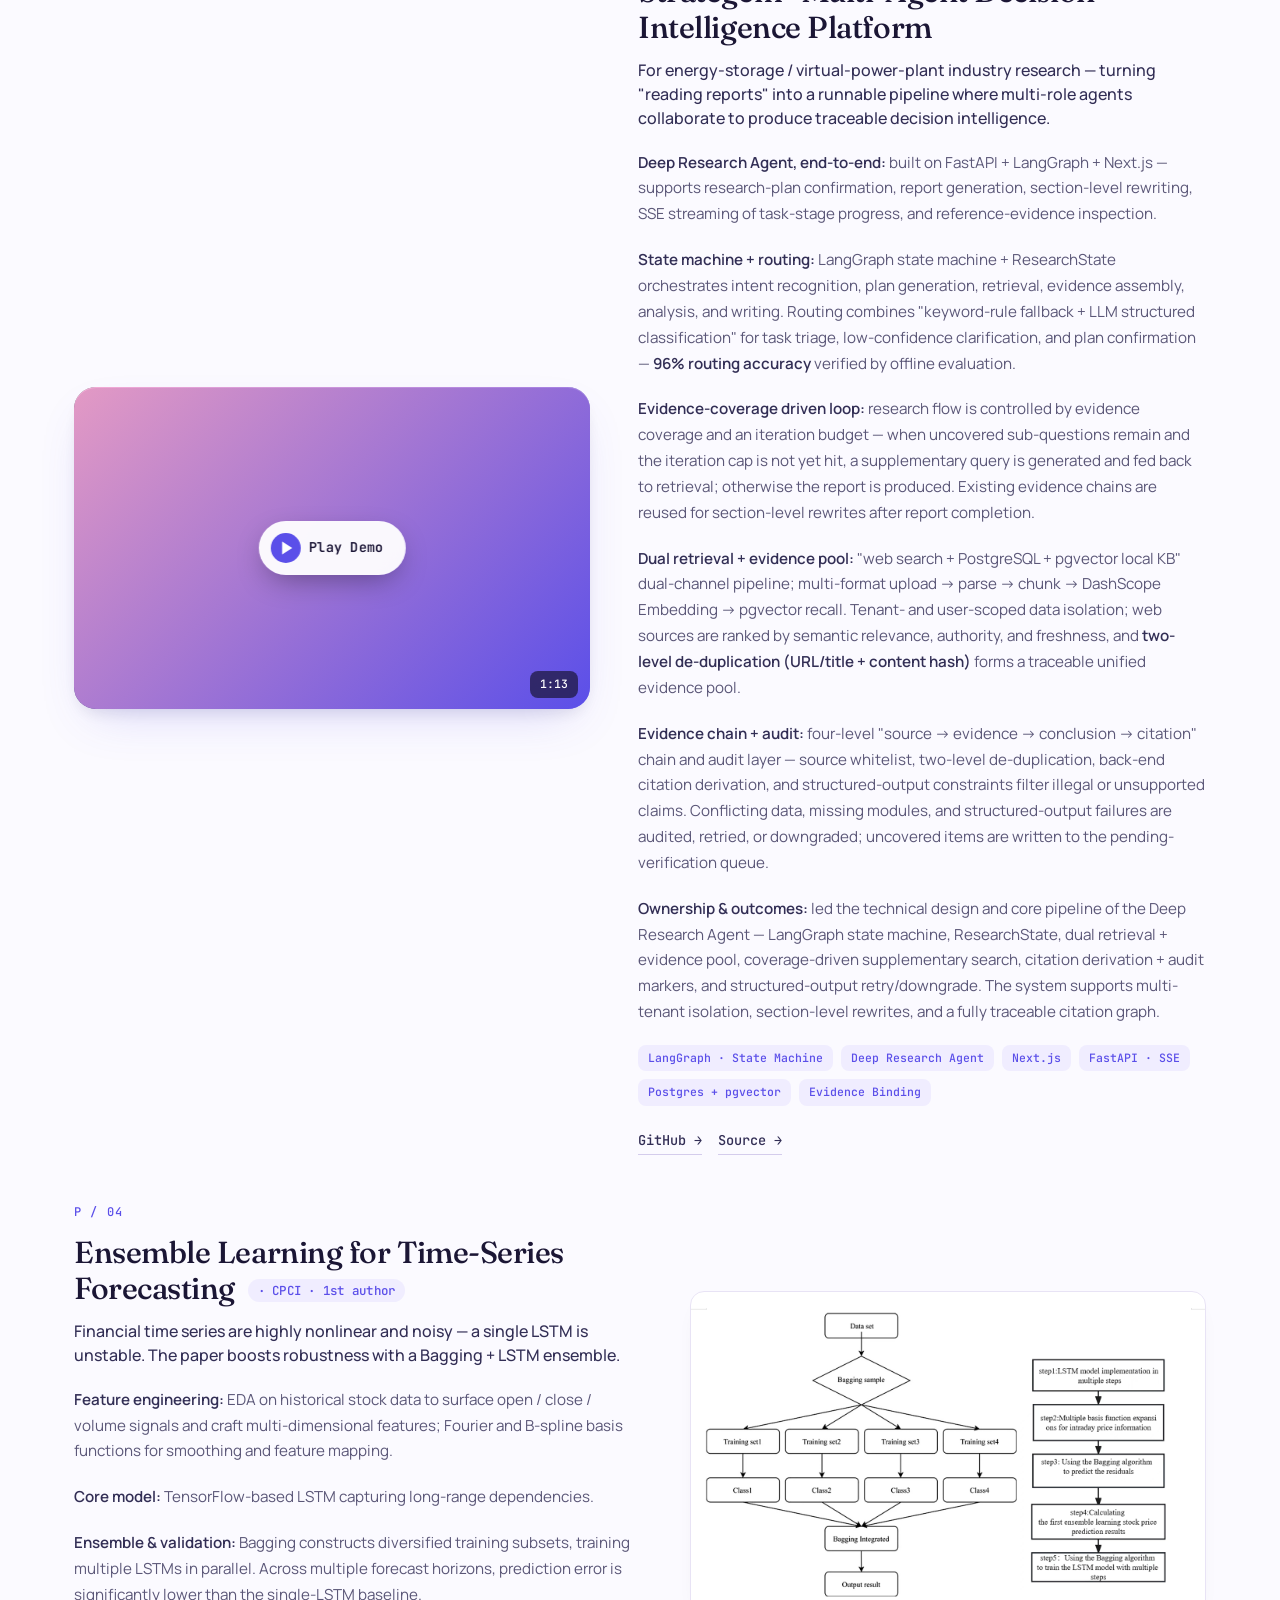
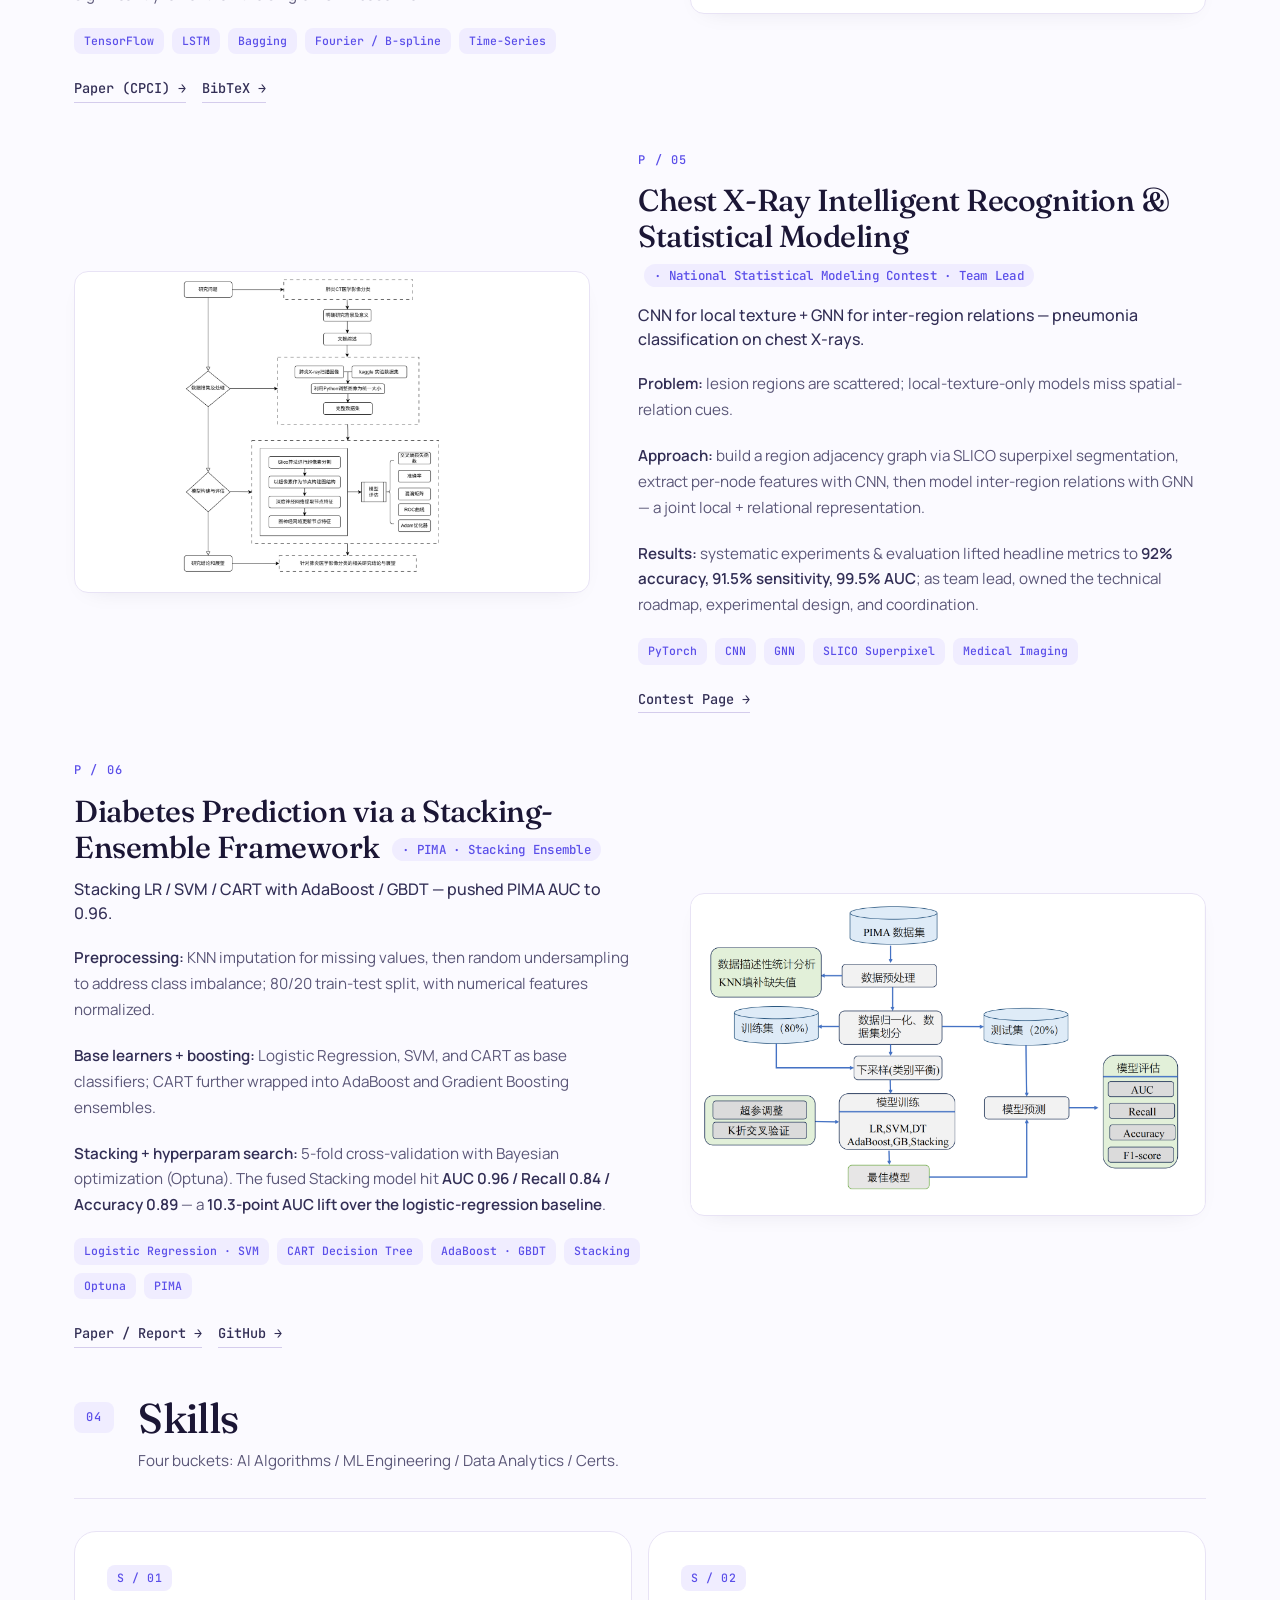
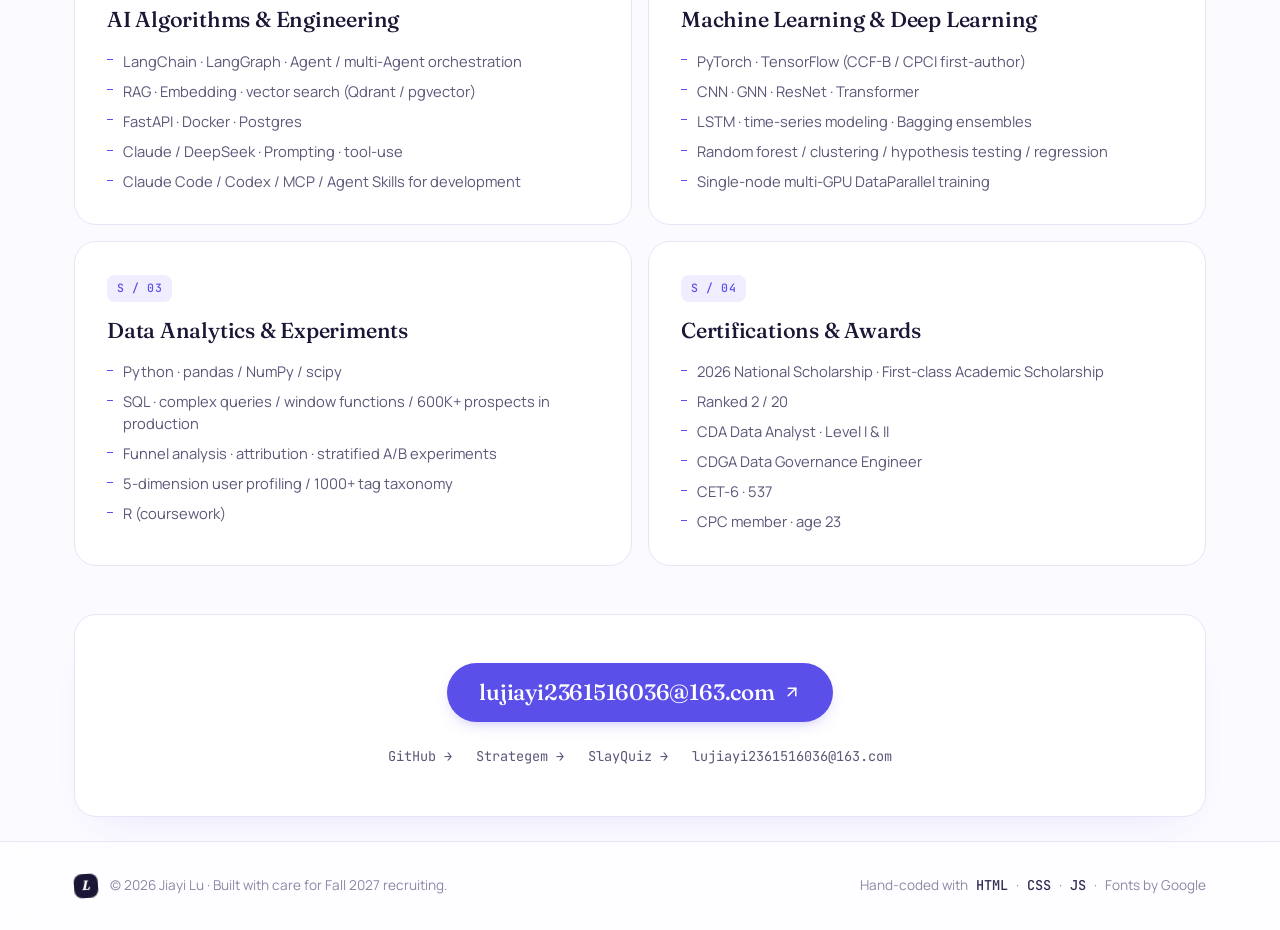
<file: en.html>
<!DOCTYPE html>
<html lang="en">
<head>
    <meta charset="UTF-8" />
    <meta name="viewport" content="width=device-width, initial-scale=1.0" />
    <title>Jiayi Lu — AI Algorithms / Applied ML / Applied Stats</title>
    <meta name="description" content="M.S. in Applied Statistics at Shenzhen University · AI Algorithms / Applied ML. Turning statistical intuition into shipped models — LLM pipelines, ensembles, and evaluation harnesses." />
    <link rel="icon" href="data:image/svg+xml,%3Csvg xmlns='http://www.w3.org/2000/svg' viewBox='0 0 100 100'%3E%3Ctext y='.9em' font-size='90' font-family='serif' font-weight='700'%3EL%3C/text%3E%3C/svg%3E" />

    <!-- Fonts -->
    <link rel="preconnect" href="https://fonts.googleapis.com" />
    <link rel="preconnect" href="https://fonts.gstatic.com" crossorigin />
    <link
        href="https://fonts.googleapis.com/css2?family=Fraunces:opsz,wght,SOFT,WONK@9..144,300..900,0..100,0..1&family=Manrope:wght@300;400;500;600;700&family=JetBrains+Mono:wght@400;500&family=Noto+Sans+SC:wght@300;400;500;600;700&display=swap"
        rel="stylesheet"
    />

    <link rel="stylesheet" href="styles.css" />
</head>
<body>
    <!-- Decorative grain overlay (avoids flat AI gradient look) -->
    <div class="grain-overlay" aria-hidden="true"></div>

    <!-- Decorative gradient blobs -->
    <div class="bg-blob bg-blob-1" aria-hidden="true"></div>
    <div class="bg-blob bg-blob-2" aria-hidden="true"></div>

    <!-- ============================================ -->
    <!-- HEADER — Top-right module navigation          -->
    <!-- ============================================ -->
    <header class="site-header">
        <a href="#home" class="brand" aria-label="Back to top">
            <span class="brand-mark">L</span>
            <span class="brand-text">Jiayi Lu<span class="brand-dot">.</span></span>
        </a>

        <nav class="site-nav" aria-label="Primary navigation">
            <a href="#home" class="nav-link active">Home</a>
            <a href="#about" class="nav-link">About</a>
            <a href="#experience" class="nav-link">Experience</a>
            <a href="#projects" class="nav-link">Projects</a>
            <a href="#skills" class="nav-link">Skills</a>
            <a href="#contact" class="nav-link">Contact</a>
            <a href="index.html" class="nav-link nav-link-lang" hreflang="zh-CN">中文</a>
        </nav>

        <button class="nav-toggle" aria-label="Open menu" aria-expanded="false">
            <span></span><span></span><span></span>
        </button>
    </header>

    <main>
        <!-- ============================================ -->
        <!-- HERO                                          -->
        <!-- ============================================ -->
        <section id="home" class="hero">
            <div class="hero-inner">
                <div class="hero-content">
                    <div class="hero-status" data-anim="fade-up">
                        <span class="status-dot" aria-hidden="true"></span>
                        <span>Available for Fall 2027 · Full-time & Internship</span>
                    </div>

                    <p class="hero-eyebrow" data-anim="fade-up" data-delay="100">
                        Applied Statistics <span class="hero-divider">/</span> AI Algorithms
                    </p>

                    <div class="hero-title-row">
                        <h1 class="hero-title" data-anim="fade-up" data-delay="200">
                            <span class="hero-line">Hi, I'm <em class="hero-name">Jiayi Lu</em>.</span>
                            <span class="hero-line">I turn data into</span>
                            <span class="hero-line">
                                <span class="hero-accent">decisions</span>,
                                <span class="hero-accent-2">models</span>,
                            </span>
                            <span class="hero-line">and the occasional <em class="hero-italic">aha</em>.</span>
                        </h1>

                        <div class="hero-portrait" data-anim="fade-up" data-delay="300">
                            <div class="portrait-decor" aria-hidden="true">
                                <span class="portrait-ring portrait-ring-1"></span>
                                <span class="portrait-ring portrait-ring-2"></span>
                                <span class="portrait-glow"></span>
                                <span class="portrait-sparkle portrait-sparkle-1">✦</span>
                                <span class="portrait-sparkle portrait-sparkle-2">✦</span>
                            </div>
                            <div class="portrait-frame">
                                <img src="assets/avatar.jpg" alt="Jiayi Lu portrait" class="portrait-img" />
                            </div>
                            <span class="portrait-tag" aria-label="L monogram">
                                <em>L</em>
                            </span>
                        </div>
                    </div>

                    <p class="hero-tagline" data-anim="fade-up" data-delay="300">
                        M.S. in Applied Statistics, Shenzhen University · AI Algorithms / Applied ML<br />
                        Turning statistical intuition into shipped models — LLM pipelines, ensembles, and evaluation harnesses.
                    </p>

                    <div class="hero-ctas" data-anim="fade-up" data-delay="400">
                        <a href="#projects" class="btn btn-primary">
                            <span>View Projects</span>
                            <svg width="14" height="14" viewBox="0 0 24 24" fill="none" stroke="currentColor" stroke-width="2.5" stroke-linecap="round" stroke-linejoin="round" aria-hidden="true"><line x1="5" y1="12" x2="19" y2="12"></line><polyline points="12 5 19 12 12 19"></polyline></svg>
                        </a>
                        <button type="button" class="btn btn-ghost" data-resume data-resume-src="assets/resume-zh.jpg" data-resume-title="Jiayi Lu · Résumé" data-resume-caption="Scroll to zoom · drag to pan · no download required">
                            <svg width="14" height="14" viewBox="0 0 24 24" fill="none" stroke="currentColor" stroke-width="2" stroke-linecap="round" stroke-linejoin="round" aria-hidden="true">
                                <path d="M14 2H6a2 2 0 0 0-2 2v16a2 2 0 0 0 2 2h12a2 2 0 0 0 2-2V8z"></path>
                                <polyline points="14 2 14 8 20 8"></polyline>
                                <line x1="9" y1="13" x2="15" y2="13"></line>
                                <line x1="9" y1="17" x2="15" y2="17"></line>
                            </svg>
                            <span>View Résumé</span>
                        </button>
                    </div>

                    <ul class="hero-meta" data-anim="fade-up" data-delay="500">
                        <li><span class="meta-label">Base</span><span class="meta-value">Shenzhen, CN</span></li>
                        <li><span class="meta-label">Major</span><span class="meta-value">Applied Statistics · M.S.</span></li>
                        <li><span class="meta-label">Focus</span><span class="meta-value">AI Algorithms · Applied ML</span></li>
                    </ul>
                </div>
            </div>

            <a href="#about" class="hero-scroll" aria-label="Scroll down">
                <span>Scroll</span>
                <span class="scroll-line" aria-hidden="true"></span>
            </a>
        </section>

        <!-- ============================================ -->
        <!-- ABOUT                                          -->
        <!-- ============================================ -->
        <section id="about" class="section about">
            <div class="container">
                <div class="section-head">
                    <span class="section-num">01</span>
                    <div>
                        <h2 class="section-title">About</h2>
                        <p class="section-sub">Turns statistics into models that ship.</p>
                    </div>
                </div>

                <div class="about-grid">
                    <aside class="about-meta">
                        <dl>
                            <div><dt>Name</dt><dd>Jiayi Lu</dd></div>
                            <div><dt>Major</dt><dd>Applied Statistics (M.S.)</dd></div>
                            <div><dt>Email</dt><dd><a href="mailto:lujiayi2361516036@163.com">lujiayi2361516036@163.com</a></dd></div>
                            <div><dt>Status</dt><dd>Class of 2027 · Recruiting</dd></div>
                        </dl>
                    </aside>

                    <div class="about-text">
                        <p>
                            I'm Jiayi Lu, an M.S. in Applied Statistics at Shenzhen University, <strong>recruiting for Fall 2027</strong>.
                            My B.S. was in Building Environment &amp; Energy Engineering; the pivot to statistics and AI in grad school wasn't an accident — I keep returning to the same idea: use statistical intuition to bound the problem, then engineer the model that solves it — and be able to say <em>where it breaks</em>.
                        </p>
                        <p>
                            I work across two tracks — <strong>AI Algorithms and Applied ML</strong>:
                            <strong>SlayQuiz</strong> (LangChain + DeepSeek generation chains with structured output, async retry, and RAG retrieval),
                            <strong>Strategem</strong> (LangGraph state machines with dual-channel retrieval and evidence-grounded citation), while interning at CICC Wealth's Strategy &amp; Digital Center, working on 600K+ prospect records — profiling, attribution, and A/B experiments.
                        </p>
                        <p>
                            Research: first-author on an <strong>ICME 2026 (CCF-B, 28.89% acceptance)</strong> paper (SGT-Aug, long-tailed multi-label classification — accepted, EI indexed by Nov) and a CPCI conference paper (Bagging-ensemble time-series forecasting). Led a team to 3rd prize in the Guangdong regional track of the National Statistical Modeling Contest.
                        </p>
                        <p>
                            Three questions I keep asking on every project: <em>What's the business problem behind this number?</em>
                            <em>Where are the model's limits?</em> <em>Who's affected when this ships?</em>
                            The site follows the standard portfolio layout — <span class="inline-num">02 Experience</span> ·
                            <span class="inline-num">03 Projects</span> ·
                            <span class="inline-num">04 Skills</span> — to mirror the résumé.
                        </p>
                    </div>
                </div>
            </div>
        </section>

        <!-- ============================================ -->
        <!-- EXPERIENCE                                      -->
        <!-- ============================================ -->
        <section id="experience" class="section experience">
            <div class="container">
                <div class="section-head">
                    <span class="section-num">02</span>
                    <div>
                        <h2 class="section-title">Experience</h2>
                        <p class="section-sub">Latest internship · reverse-chronological.</p>
                    </div>
                </div>

                <ol class="exp-list">
                    <li class="exp-item">
                        <div class="exp-period">
                            <span class="exp-year">2026.05 – 2026.09</span>
                            <span class="exp-tag">Intern</span>
                        </div>
                        <div class="exp-body">
                            <h3 class="exp-role">Data Analytics Intern <span class="exp-at">@ CICC Wealth · Strategy &amp; Digital Center · Data &amp; AI Agile Team</span></h3>
                            <p class="exp-desc">
                                <strong>Profiling &amp; data foundation:</strong> processed 600K+ prospect records (80+ business fields) in Python and built a five-dimension prospect-profile framework; established a 7-dimension, 1000+ tag hierarchy as the canonical data layer for precision targeting and the customer-insight agent.
                            </p>
                            <p class="exp-desc">
                                <strong>Channel conversion &amp; attribution:</strong> analyzed 18 online channels' acquisition efficiency; funnel-matrix analysis isolated 3 critical drop-off points across 6 core channels (peak drop-off ~50%). Attribution analysis surfaced the dominant churn drivers. Proposed a contribution-vs-efficiency 2×2 to reallocate channel budgets and optimize outreach.
                            </p>
                            <p class="exp-desc">
                                <strong>Modeling &amp; experiment design:</strong> logistic regression + random forest to surface conversion drivers; clustering for prospect segmentation; two-sample hypothesis tests to compare conversion across reach strategies at the same drop-off cohort; designed a stratified A/B framework for differentiated-policy testing.
                            </p>
                            <ul class="exp-tags">
                                <li>Python</li>
                                <li>SQL</li>
                                <li>Attribution</li>
                                <li>Funnel</li>
                                <li>A/B Testing</li>
                                <li>Random Forest</li>
                            </ul>
                        </div>
                    </li>
                </ol>
            </div>
        </section>

        <!-- ============================================ -->
        <!-- PROJECTS                                        -->
        <!-- ============================================ -->
        <section id="projects" class="section projects">
            <div class="container">
                <div class="section-head">
                    <span class="section-num">03</span>
                    <div>
                        <h2 class="section-title">Selected Work</h2>
                        <p class="section-sub">What can I do?</p>
                    </div>
                </div>

                <ul class="project-list">

                    <!-- P/01  SGT-Aug — ICME 2026 CCF-B (paper figure) -->
                    <li class="project-item">
                        <div class="project-visual project-visual--img" data-lightbox="image" data-lightbox-src="assets/projects/sgt-aug-figure.png" data-lightbox-caption="SGT-Aug · Fig. 1 — t-SNE &amp; Class Activation">
                            <img src="assets/projects/sgt-aug-figure.png" alt="SGT-Aug paper figure: t-SNE embedding (left) and class activation (right)" loading="lazy" />
                            <span class="project-visual-caption">Fig. 1 — t-SNE &amp; Class Activation</span>
                            <span class="project-zoom" aria-hidden="true">
                                <svg width="12" height="12" viewBox="0 0 24 24" fill="none" stroke="currentColor" stroke-width="2.2" stroke-linecap="round" stroke-linejoin="round"><circle cx="11" cy="11" r="7"></circle><line x1="21" y1="21" x2="16.65" y2="16.65"></line><line x1="11" y1="8" x2="11" y2="14"></line><line x1="8" y1="11" x2="14" y2="11"></line></svg>
                                View
                            </span>
                        </div>
                        <div class="project-info">
                            <span class="project-num">P / 01</span>
                            <h3 class="project-title">SGT-Aug · Semantics-Guided Augmentation for Long-Tailed Multi-Label Classification <span class="project-pub">· ICME 2026 (CCF-B, 28.89% acceptance) · 1st author · Accepted, EI indexed by Nov</span></h3>
                            <p class="project-sub">Inject a pretrained Transformer to model label-wise semantic relations, enabling semantic–vision interaction with a ResNet50 backbone to localize tail-class regions and synthesize targeted augmentations that ease tail-class sparsity.</p>
                            <p class="project-desc">
                                <strong>Problem:</strong> in long-tailed multi-label image classification, tail classes are sparse and unevenly distributed — naive training tends to "squeeze them flat".
                            </p>
                            <p class="project-desc">
                                <strong>Approach:</strong> ResNet50 backbone + pretrained Transformer for semantic–vision interaction, localizing tail-class-relevant foreground regions. Augmentation is built on those localizations to ease the long-tail imbalance without amplifying it.
                            </p>
                            <p class="project-desc">
                                <strong>Training &amp; results:</strong> Linux + PyTorch with single-node multi-GPU DataParallel. Systematic comparison and ablations on VOC-LT / COCO-LT — <strong>tail-class accuracy improves by 5.55 / 10.33 percentage points</strong> over comparison baselines, and combined with standard classification losses it outperforms several long-tailed multi-label methods.
                            </p>
                            <ul class="project-tags">
                                <li>PyTorch</li>
                                <li>ResNet50</li>
                                <li>Transformer</li>
                                <li>DataParallel</li>
                                <li>VOC-LT / COCO-LT</li>
                            </ul>
                            <div class="project-links">
                                <a href="#" class="project-link" title="Link coming soon">Paper (ICME 2026, accepted) →</a>
                                <a href="#" class="project-link project-link-external" title="Link coming soon">BibTeX (coming soon) →</a>
                            </div>
                        </div>
                    </li>

                    <!-- P/02  SlayQuiz — WeChat mini-program (with video) -->
                    <li class="project-item">
                        <div class="project-visual project-visual--video" data-lightbox="video" data-lightbox-src="assets/videos/slayquiz-demo.mp4" data-lightbox-title="SlayQuiz · AI-Powered Quiz WeChat Mini-Program Demo" data-lightbox-caption="AI question generation → answering → mistake book + adaptive difficulty · full flow 0:57">
                            <video
                                class="project-video"
                                poster=""
                                preload="metadata"
                                playsinline
                                muted
                                controls
                                data-project-video
                            >
                                <source src="assets/videos/slayquiz-demo.mp4" type="video/mp4" />
                                Your browser does not support the video tag.
                            </video>

                            <button type="button" class="project-play" data-play aria-label="Play SlayQuiz demo video">
                                <span class="play-icon" aria-hidden="true">
                                    <svg width="22" height="22" viewBox="0 0 24 24" fill="currentColor">
                                        <path d="M8 5v14l11-7z"/>
                                    </svg>
                                </span>
                                <span class="play-text">Play Demo</span>
                            </button>

                            <span class="project-time" aria-hidden="true">0:57</span>

                            <span class="project-zoom" aria-hidden="true">
                                <svg width="12" height="12" viewBox="0 0 24 24" fill="none" stroke="currentColor" stroke-width="2.2" stroke-linecap="round" stroke-linejoin="round"><polyline points="15 3 21 3 21 9"></polyline><polyline points="9 21 3 21 3 15"></polyline><line x1="21" y1="3" x2="14" y2="10"></line><line x1="3" y1="21" x2="10" y2="14"></line></svg>
                                Full
                            </span>
                        </div>
                        <div class="project-info">
                            <span class="project-num">P / 02</span>
                            <h3 class="project-title">SlayQuiz · JD-Driven AI Interview-Training Mini-Program</h3>
                            <p class="project-sub">For job-seekers drowning in dense JDs and fragmented prep paths — decomposes unstructured JDs into role profiles, skill graphs, and tiered training paths, closing the loop from "understand → practice → feedback → review → improve".</p>
                            <p class="project-desc">
                                <strong>System design:</strong> sole owner of architecture, technical selection, and prototyping. Decoupled AI generation from deterministic rules (scoring / XP / unlock / stats) and built the closed loop around "JD-driven, personalized interview training".
                            </p>
                            <p class="project-desc">
                                <strong>Stack:</strong> Taro + TypeScript mini-program (with H5 cross-end extension) on the front; FastAPI on the back for jobs, question sets, attempts, reports, auth, and KB endpoints, synced via request/response contracts.
                            </p>
                            <p class="project-desc">
                                <strong>AI layer (LangChain + DeepSeek):</strong> LangChain orchestrates DeepSeek for JD analysis and on-demand question generation; Bocha / Tavily web search enriches the JD context. JSON Mode + Pydantic Schema parse model output, while question-type quotas, answer-cardinality, knowledge-point binding, and question de-duplication gate non-compliant content.
                            </p>
                            <p class="project-desc">
                                <strong>Generation reliability:</strong> async task + fault-tolerance pipeline — status polling, idempotency keys, bounded retries, and tiered recovery handle model timeouts, network errors, JSON parse failures, and rule-check failures. Repeated or malformed questions are repaired in place, avoiding full-set regeneration. Scoring, XP, unlock, and stats are computed by deterministic code; uncertainty is contained at the content-generation step.
                            </p>
                            <p class="project-desc">
                                <strong>Hybrid RAG + learning loop:</strong> PDF / Word / URL ingestion, chunking, DashScope Embedding, and Qdrant retrieval with per-user data isolation. Learning layer combines mistake notebooks, variant questions, staged spaced repetition (1/3/7/14 days), and adaptive difficulty across basic / applied / interview tiers — driven by the last-20 accuracy, sample size, and mistake knowledge points — with XP rewards to shape the training path.
                            </p>
                            <p class="project-desc">
                                <strong>Key results:</strong> question-generation latency P90 &lt; 15s; in-round semantic duplication 0, cross-round semantic duplication &lt; 5%; full closed loop from "JD understanding → training plan → on-demand generation → instant feedback → mistake review → learning report", with multi-job support and per-user KB isolation.
                            </p>
                            <ul class="project-tags">
                                <li>Taro · TypeScript</li>
                                <li>FastAPI</li>
                                <li>LangChain · DeepSeek</li>
                                <li>Hybrid RAG · Qdrant</li>
                                <li>Pydantic · JSON Schema</li>
                                <li>Async Tasks · Retry</li>
                            </ul>
                            <div class="project-links">
                                <a href="https://github.com/luck67-svg/SlayQuiz.git" target="_blank" rel="noopener noreferrer" class="project-link">GitHub →</a>
                                <a href="https://github.com/luck67-svg/SlayQuiz.git" target="_blank" rel="noopener noreferrer" class="project-link project-link-external">Source →</a>
                            </div>
                        </div>
                    </li>

                    <!-- P/03  Strategem — Multi-Agent Platform (with video) -->
                    <li class="project-item">
                        <div class="project-visual project-visual--video" data-lightbox="video" data-lightbox-src="assets/videos/strategem-demo.mp4" data-lightbox-title="Strategem · Multi-Agent Decision-Intelligence Platform Demo" data-lightbox-caption="Planner → Research → Analysis → Financial → Verification · multi-Agent pipeline 1:13">
                            <video
                                class="project-video"
                                poster=""
                                preload="metadata"
                                playsinline
                                muted
                                controls
                                data-project-video
                            >
                                <source src="assets/videos/strategem-demo.mp4" type="video/mp4" />
                                Your browser does not support the video tag.
                            </video>

                            <button type="button" class="project-play" data-play aria-label="Play Strategem demo video">
                                <span class="play-icon" aria-hidden="true">
                                    <svg width="22" height="22" viewBox="0 0 24 24" fill="currentColor">
                                        <path d="M8 5v14l11-7z"/>
                                    </svg>
                                </span>
                                <span class="play-text">Play Demo</span>
                            </button>

                            <span class="project-time" aria-hidden="true">1:13</span>

                            <span class="project-zoom" aria-hidden="true">
                                <svg width="12" height="12" viewBox="0 0 24 24" fill="none" stroke="currentColor" stroke-width="2.2" stroke-linecap="round" stroke-linejoin="round"><polyline points="15 3 21 3 21 9"></polyline><polyline points="9 21 3 21 3 15"></polyline><line x1="21" y1="3" x2="14" y2="10"></line><line x1="3" y1="21" x2="10" y2="14"></line></svg>
                                Full
                            </span>
                        </div>
                        <div class="project-info">
                            <span class="project-num">P / 03</span>
                            <h3 class="project-title">Strategem · Multi-Agent Decision-Intelligence Platform</h3>
                            <p class="project-sub">For energy-storage / virtual-power-plant industry research — turning "reading reports" into a runnable pipeline where multi-role agents collaborate to produce traceable decision intelligence.</p>
                            <p class="project-desc">
                                <strong>Deep Research Agent, end-to-end:</strong> built on FastAPI + LangGraph + Next.js — supports research-plan confirmation, report generation, section-level rewriting, SSE streaming of task-stage progress, and reference-evidence inspection.
                            </p>
                            <p class="project-desc">
                                <strong>State machine + routing:</strong> LangGraph state machine + ResearchState orchestrates intent recognition, plan generation, retrieval, evidence assembly, analysis, and writing. Routing combines "keyword-rule fallback + LLM structured classification" for task triage, low-confidence clarification, and plan confirmation — <strong>96% routing accuracy</strong> verified by offline evaluation.
                            </p>
                            <p class="project-desc">
                                <strong>Evidence-coverage driven loop:</strong> research flow is controlled by evidence coverage and an iteration budget — when uncovered sub-questions remain and the iteration cap is not yet hit, a supplementary query is generated and fed back to retrieval; otherwise the report is produced. Existing evidence chains are reused for section-level rewrites after report completion.
                            </p>
                            <p class="project-desc">
                                <strong>Dual retrieval + evidence pool:</strong> "web search + PostgreSQL + pgvector local KB" dual-channel pipeline; multi-format upload → parse → chunk → DashScope Embedding → pgvector recall. Tenant- and user-scoped data isolation; web sources are ranked by semantic relevance, authority, and freshness, and <strong>two-level de-duplication (URL/title + content hash)</strong> forms a traceable unified evidence pool.
                            </p>
                            <p class="project-desc">
                                <strong>Evidence chain + audit:</strong> four-level "source → evidence → conclusion → citation" chain and audit layer — source whitelist, two-level de-duplication, back-end citation derivation, and structured-output constraints filter illegal or unsupported claims. Conflicting data, missing modules, and structured-output failures are audited, retried, or downgraded; uncovered items are written to the pending-verification queue.
                            </p>
                            <p class="project-desc">
                                <strong>Ownership &amp; outcomes:</strong> led the technical design and core pipeline of the Deep Research Agent — LangGraph state machine, ResearchState, dual retrieval + evidence pool, coverage-driven supplementary search, citation derivation + audit markers, and structured-output retry/downgrade. The system supports multi-tenant isolation, section-level rewrites, and a fully traceable citation graph.
                            </p>
                            <ul class="project-tags">
                                <li>LangGraph · State Machine</li>
                                <li>Deep Research Agent</li>
                                <li>Next.js</li>
                                <li>FastAPI · SSE</li>
                                <li>Postgres + pgvector</li>
                                <li>Evidence Binding</li>
                            </ul>
                            <div class="project-links">
                                <a href="https://github.com/luck67-svg/Strategem.git" target="_blank" rel="noopener noreferrer" class="project-link">GitHub →</a>
                                <a href="https://github.com/luck67-svg/Strategem.git" target="_blank" rel="noopener noreferrer" class="project-link project-link-external">Source →</a>
                            </div>
                        </div>
                    </li>

                    <!-- P/04  LSTM Ensemble Time-Series Forecasting — CPCI 1st author (flowchart) -->
                    <li class="project-item">
                        <div class="project-visual project-visual--img" data-lightbox="image" data-lightbox-src="assets/projects/lstm-bagging.png" data-lightbox-caption="LSTM + Bagging ensemble time-series forecasting pipeline">
                            <img src="assets/projects/lstm-bagging.png" alt="LSTM + Bagging ensemble time-series forecasting pipeline" loading="lazy" />
                            <span class="project-zoom" aria-hidden="true">
                                <svg width="12" height="12" viewBox="0 0 24 24" fill="none" stroke="currentColor" stroke-width="2.2" stroke-linecap="round" stroke-linejoin="round"><circle cx="11" cy="11" r="7"></circle><line x1="21" y1="21" x2="16.65" y2="16.65"></line><line x1="11" y1="8" x2="11" y2="14"></line><line x1="8" y1="11" x2="14" y2="11"></line></svg>
                                View
                            </span>
                        </div>
                        <div class="project-info">
                            <span class="project-num">P / 04</span>
                            <h3 class="project-title">Ensemble Learning for Time-Series Forecasting <span class="project-pub">· CPCI · 1st author</span></h3>
                            <p class="project-sub">Financial time series are highly nonlinear and noisy — a single LSTM is unstable. The paper boosts robustness with a Bagging + LSTM ensemble.</p>
                            <p class="project-desc">
                                <strong>Feature engineering:</strong> EDA on historical stock data to surface open / close / volume signals and craft multi-dimensional features; Fourier and B-spline basis functions for smoothing and feature mapping.
                            </p>
                            <p class="project-desc">
                                <strong>Core model:</strong> TensorFlow-based LSTM capturing long-range dependencies.
                            </p>
                            <p class="project-desc">
                                <strong>Ensemble &amp; validation:</strong> Bagging constructs diversified training subsets, training multiple LSTMs in parallel. Across multiple forecast horizons, prediction error is significantly lower than the single-LSTM baseline.
                            </p>
                            <ul class="project-tags">
                                <li>TensorFlow</li>
                                <li>LSTM</li>
                                <li>Bagging</li>
                                <li>Fourier / B-spline</li>
                                <li>Time-Series</li>
                            </ul>
                            <div class="project-links">
                                <a href="#" class="project-link">Paper (CPCI) →</a>
                                <a href="#" class="project-link project-link-external">BibTeX →</a>
                            </div>
                        </div>
                    </li>

                    <!-- P/05  Chest X-Ray — National Statistical Modeling Contest (flowchart) -->
                    <li class="project-item">
                        <div class="project-visual project-visual--img" data-lightbox="image" data-lightbox-src="assets/projects/pneumonia-flow.png" data-lightbox-caption="Chest X-ray intelligent recognition methodology flowchart">
                            <img src="assets/projects/pneumonia-flow.png" alt="Chest X-ray intelligent recognition methodology flowchart" loading="lazy" />
                            <span class="project-zoom" aria-hidden="true">
                                <svg width="12" height="12" viewBox="0 0 24 24" fill="none" stroke="currentColor" stroke-width="2.2" stroke-linecap="round" stroke-linejoin="round"><circle cx="11" cy="11" r="7"></circle><line x1="21" y1="21" x2="16.65" y2="16.65"></line><line x1="11" y1="8" x2="11" y2="14"></line><line x1="8" y1="11" x2="14" y2="11"></line></svg>
                                View
                            </span>
                        </div>
                        <div class="project-info">
                            <span class="project-num">P / 05</span>
                            <h3 class="project-title">Chest X-Ray Intelligent Recognition &amp; Statistical Modeling <span class="project-pub">· National Statistical Modeling Contest · Team Lead</span></h3>
                            <p class="project-sub">CNN for local texture + GNN for inter-region relations — pneumonia classification on chest X-rays.</p>
                            <p class="project-desc">
                                <strong>Problem:</strong> lesion regions are scattered; local-texture-only models miss spatial-relation cues.
                            </p>
                            <p class="project-desc">
                                <strong>Approach:</strong> build a region adjacency graph via SLICO superpixel segmentation, extract per-node features with CNN, then model inter-region relations with GNN — a joint local + relational representation.
                            </p>
                            <p class="project-desc">
                                <strong>Results:</strong> systematic experiments &amp; evaluation lifted headline metrics to <strong>92% accuracy, 91.5% sensitivity, 99.5% AUC</strong>; as team lead, owned the technical roadmap, experimental design, and coordination.
                            </p>
                            <ul class="project-tags">
                                <li>PyTorch</li>
                                <li>CNN</li>
                                <li>GNN</li>
                                <li>SLICO Superpixel</li>
                                <li>Medical Imaging</li>
                            </ul>
                            <div class="project-links">
                                <a href="http://tjjmds.ai-learning.net/" target="_blank" rel="noopener noreferrer" class="project-link">Contest Page →</a>
                            </div>
                        </div>
                    </li>

                    <!-- P/06  Diabetes Prediction via Stacking-Ensemble Framework (new) -->
                    <li class="project-item">
                        <div class="project-visual project-visual--img" data-lightbox="image" data-lightbox-src="assets/projects/diabetes-flow.png" data-lightbox-caption="Stacking-ensemble diabetes prediction pipeline">
                            <img src="assets/projects/diabetes-flow.png" alt="Stacking-ensemble diabetes prediction pipeline" loading="lazy" />
                            <span class="project-zoom" aria-hidden="true">
                                <svg width="12" height="12" viewBox="0 0 24 24" fill="none" stroke="currentColor" stroke-width="2.2" stroke-linecap="round" stroke-linejoin="round"><circle cx="11" cy="11" r="7"></circle><line x1="21" y1="21" x2="16.65" y2="16.65"></line><line x1="11" y1="8" x2="11" y2="14"></line><line x1="8" y1="11" x2="14" y2="11"></line></svg>
                                View
                            </span>
                        </div>
                        <div class="project-info">
                            <span class="project-num">P / 06</span>
                            <h3 class="project-title">Diabetes Prediction via a Stacking-Ensemble Framework <span class="project-pub">· PIMA · Stacking Ensemble</span></h3>
                            <p class="project-sub">Stacking LR / SVM / CART with AdaBoost / GBDT — pushed PIMA AUC to 0.96.</p>
                            <p class="project-desc">
                                <strong>Preprocessing:</strong> KNN imputation for missing values, then random undersampling to address class imbalance; 80/20 train-test split, with numerical features normalized.
                            </p>
                            <p class="project-desc">
                                <strong>Base learners + boosting:</strong> Logistic Regression, SVM, and CART as base classifiers; CART further wrapped into AdaBoost and Gradient Boosting ensembles.
                            </p>
                            <p class="project-desc">
                                <strong>Stacking + hyperparam search:</strong> 5-fold cross-validation with Bayesian optimization (Optuna). The fused Stacking model hit <strong>AUC 0.96 / Recall 0.84 / Accuracy 0.89</strong> — a <strong>10.3-point AUC lift over the logistic-regression baseline</strong>.
                            </p>
                            <ul class="project-tags">
                                <li>Logistic Regression · SVM</li>
                                <li>CART Decision Tree</li>
                                <li>AdaBoost · GBDT</li>
                                <li>Stacking</li>
                                <li>Optuna</li>
                                <li>PIMA</li>
                            </ul>
                            <div class="project-links">
                                <a href="#" class="project-link">Paper / Report →</a>
                                <a href="#" class="project-link project-link-external">GitHub →</a>
                            </div>
                        </div>
                    </li>

                </ul>
            </div>
        </section>

        <!-- ============================================ -->
        <!-- SKILLS                                          -->
        <!-- ============================================ -->
        <section id="skills" class="section skills">
            <div class="container">
                <div class="section-head">
                    <span class="section-num">04</span>
                    <div>
                        <h2 class="section-title">Skills</h2>
                        <p class="section-sub">Four buckets: AI Algorithms / ML Engineering / Data Analytics / Certs.</p>
                    </div>
                </div>

                <div class="skills-grid">
                    <div class="skill-card">
                        <span class="skill-num">S / 01</span>
                        <h3>AI Algorithms &amp; Engineering</h3>
                        <ul>
                            <li>LangChain · LangGraph · Agent / multi-Agent orchestration</li>
                            <li>RAG · Embedding · vector search (Qdrant / pgvector)</li>
                            <li>FastAPI · Docker · Postgres</li>
                            <li>Claude / DeepSeek · Prompting · tool-use</li>
                            <li>Claude Code / Codex / MCP / Agent Skills for development</li>
                        </ul>
                    </div>

                    <div class="skill-card">
                        <span class="skill-num">S / 02</span>
                        <h3>Machine Learning &amp; Deep Learning</h3>
                        <ul>
                            <li>PyTorch · TensorFlow (CCF-B / CPCI first-author)</li>
                            <li>CNN · GNN · ResNet · Transformer</li>
                            <li>LSTM · time-series modeling · Bagging ensembles</li>
                            <li>Random forest / clustering / hypothesis testing / regression</li>
                            <li>Single-node multi-GPU DataParallel training</li>
                        </ul>
                    </div>

                    <div class="skill-card">
                        <span class="skill-num">S / 03</span>
                        <h3>Data Analytics &amp; Experiments</h3>
                        <ul>
                            <li>Python · pandas / NumPy / scipy</li>
                            <li>SQL · complex queries / window functions / 600K+ prospects in production</li>
                            <li>Funnel analysis · attribution · stratified A/B experiments</li>
                            <li>5-dimension user profiling / 1000+ tag taxonomy</li>
                            <li>R (coursework)</li>
                        </ul>
                    </div>

                    <div class="skill-card">
                        <span class="skill-num">S / 04</span>
                        <h3>Certifications &amp; Awards</h3>
                        <ul>
                            <li>2026 National Scholarship · First-class Academic Scholarship</li>
                            <li>Ranked 2 / 20</li>
                            <li>CDA Data Analyst · Level I &amp; II</li>
                            <li>CDGA Data Governance Engineer</li>
                            <li>CET-6 · 537</li>
                            <li>CPC member · age 23</li>
                        </ul>
                    </div>
                </div>
            </div>
        </section>

        <!-- ============================================ -->
        <!-- CONTACT                                         -->
        <!-- ============================================ -->
        <section id="contact" class="section contact">
            <div class="container">
                <div class="contact-bar">
                    <a href="mailto:lujiayi2361516036@163.com" class="contact-bar-email">
                        lujiayi2361516036@163.com
                        <svg width="18" height="18" viewBox="0 0 24 24" fill="none" stroke="currentColor" stroke-width="2" stroke-linecap="round" stroke-linejoin="round" aria-hidden="true"><line x1="7" y1="17" x2="17" y2="7"></line><polyline points="7 7 17 7 17 17"></polyline></svg>
                    </a>

                    <ul class="contact-bar-links">
                        <li><a href="https://github.com/luck67-svg" target="_blank" rel="noopener noreferrer">GitHub →</a></li>
                        <li><a href="https://github.com/luck67-svg/Strategem.git" target="_blank" rel="noopener noreferrer">Strategem →</a></li>
                        <li><a href="https://github.com/luck67-svg/SlayQuiz.git" target="_blank" rel="noopener noreferrer">SlayQuiz →</a></li>
                        <li><a href="mailto:lujiayi2361516036@163.com">lujiayi2361516036@163.com</a></li>
                    </ul>
                </div>
            </div>
        </section>
    </main>

    <!-- ============================================ -->
    <!-- DEMO MODAL                                     -->
    <!-- ============================================ -->
    <div class="demo-modal" id="demoModal" aria-hidden="true" role="dialog" aria-modal="true" aria-labelledby="demoTitle">
        <div class="demo-modal-backdrop" data-demo-close></div>
        <div class="demo-modal-content" role="document">
            <button class="demo-modal-close" type="button" aria-label="Close demo" data-demo-close>
                <svg width="20" height="20" viewBox="0 0 24 24" fill="none" stroke="currentColor" stroke-width="2" stroke-linecap="round" stroke-linejoin="round" aria-hidden="true"><line x1="18" y1="6" x2="6" y2="18"></line><line x1="6" y1="6" x2="18" y2="18"></line></svg>
            </button>
            <button class="demo-modal-nav demo-modal-nav--prev" id="demoPrev" type="button" aria-label="Previous image" hidden>
                <svg width="22" height="22" viewBox="0 0 24 24" fill="none" stroke="currentColor" stroke-width="2.4" stroke-linecap="round" stroke-linejoin="round" aria-hidden="true"><polyline points="15 18 9 12 15 6"></polyline></svg>
            </button>
            <button class="demo-modal-nav demo-modal-nav--next" id="demoNext" type="button" aria-label="Next image" hidden>
                <svg width="22" height="22" viewBox="0 0 24 24" fill="none" stroke="currentColor" stroke-width="2.4" stroke-linecap="round" stroke-linejoin="round" aria-hidden="true"><polyline points="9 18 15 12 9 6"></polyline></svg>
            </button>
            <div class="demo-modal-video" id="demoVideoContainer">
                <!-- video / iframe injected by JS -->
            </div>
            <div class="demo-modal-info">
                <h3 id="demoTitle" class="demo-modal-title">Demo title</h3>
                <p id="demoDesc" class="demo-modal-desc">Demo description</p>
                <span id="demoCounter" class="demo-modal-counter" hidden></span>
                <a id="demoExternal" href="#" target="_blank" rel="noopener noreferrer" class="demo-modal-external">
                    Open in new tab →
                </a>
            </div>
        </div>
    </div>

    <footer class="site-footer">
        <div class="container footer-inner">
            <div class="footer-left">
                <span class="brand-mark brand-mark-sm">L</span>
                <span>© 2026 Jiayi Lu · Built with care for Fall 2027 recruiting.</span>
            </div>
            <div class="footer-right">
                <span>Hand-coded with</span>
                <span class="footer-tech">HTML</span>
                <span>·</span>
                <span class="footer-tech">CSS</span>
                <span>·</span>
                <span class="footer-tech">JS</span>
                <span>·</span>
                <span>Fonts by Google</span>
            </div>
        </div>
    </footer>

    <script src="script.js"></script>
</body>
</html>
</file>
<file: styles.css>
/* ============================================================
   Lykke · Personal Site
   Inspired by: Maryam Salehi (palette) + Emily Wilson (hero) +
                Brittany Chiang (structure) + SSTR (discipline)
   Type system: Fraunces (display) / Manrope (body) / JetBrains Mono (meta)
   ============================================================ */

/* ----- Design Tokens ---------------------------------------- */
:root {
    /* Colors — soft lavender base, deep ink, sharp indigo accent */
    --bg-base:        #FBFAFF;
    --bg-gradient-1:  #F4F0FF;
    --bg-gradient-2:  #FAF3FF;
    --bg-gradient-3:  #FFF1F4;
    --bg-card:        #FFFFFF;
    --bg-card-soft:   rgba(255, 255, 255, 0.65);

    --ink:            #1B1635;   /* deep ink, slight purple */
    --ink-2:          #322E55;
    --ink-3:          #5B5778;
    --ink-muted:      #8C88A6;
    --ink-faint:      #C7C2D8;

    --accent:         #5B4FE9;   /* primary indigo */
    --accent-2:       #C24BC2;   /* secondary lilac-magenta */
    --accent-soft:    #E5E1FF;
    --accent-tint:    #F0EDFF;

    --border:         #E8E3F5;
    --border-strong:  #D4CCEC;

    /* Typography */
    --font-display:   'Fraunces', 'Noto Serif SC', Georgia, serif;
    --font-body:      'Manrope', 'Noto Sans SC', -apple-system, BlinkMacSystemFont, 'Segoe UI', sans-serif;
    --font-mono:      'JetBrains Mono', 'SF Mono', Consolas, monospace;

    /* Spacing scale */
    --s-1: 4px;
    --s-2: 8px;
    --s-3: 12px;
    --s-4: 16px;
    --s-5: 24px;
    --s-6: 32px;
    --s-7: 48px;
    --s-8: 64px;
    --s-9: 96px;
    --s-10: 128px;

    /* Sizing */
    --container: 1180px;
    --radius-sm: 8px;
    --radius:    14px;
    --radius-lg: 22px;
    --radius-pill: 999px;

    /* Motion */
    --ease: cubic-bezier(0.32, 0.72, 0, 1);
    --t-fast: 150ms;
    --t-med:  300ms;
    --t-slow: 600ms;
}

/* ----- Reset ------------------------------------------------- */
*, *::before, *::after { box-sizing: border-box; }
* { margin: 0; padding: 0; }
html { scroll-behavior: smooth; -webkit-text-size-adjust: 100%; }
body {
    font-family: var(--font-body);
    font-size: 16px;
    line-height: 1.6;
    color: var(--ink);
    background: var(--bg-base);
    overflow-x: hidden;
    -webkit-font-smoothing: antialiased;
    -moz-osx-font-smoothing: grayscale;
    min-height: 100vh;
    position: relative;
}
img, svg { display: block; max-width: 100%; }
a { color: inherit; text-decoration: none; }
button { font: inherit; cursor: pointer; border: none; background: transparent; color: inherit; }
ul, ol { list-style: none; }
em { font-style: normal; }

/* ----- Background composition (avoids flat AI gradient) ----- */
body::before {
    content: '';
    position: fixed;
    inset: 0;
    z-index: -2;
    background:
        radial-gradient(ellipse 80% 50% at 0% 0%,  var(--bg-gradient-1) 0%, transparent 60%),
        radial-gradient(ellipse 60% 50% at 100% 30%, var(--bg-gradient-2) 0%, transparent 60%),
        radial-gradient(ellipse 70% 50% at 50% 100%, var(--bg-gradient-3) 0%, transparent 60%),
        var(--bg-base);
}

/* Decorative floating blobs */
.bg-blob {
    position: fixed;
    border-radius: 50%;
    filter: blur(80px);
    opacity: 0.4;
    z-index: -1;
    pointer-events: none;
}
.bg-blob-1 {
    width: 480px; height: 480px;
    background: radial-gradient(circle, #C4B5FD 0%, transparent 70%);
    top: -120px; right: -100px;
    animation: float-1 18s ease-in-out infinite;
}
.bg-blob-2 {
    width: 380px; height: 380px;
    background: radial-gradient(circle, #F9A8D4 0%, transparent 70%);
    bottom: 10%; left: -80px;
    animation: float-2 22s ease-in-out infinite;
}
@keyframes float-1 {
    0%, 100% { transform: translate(0, 0); }
    50%      { transform: translate(-40px, 40px); }
}
@keyframes float-2 {
    0%, 100% { transform: translate(0, 0); }
    50%      { transform: translate(50px, -30px); }
}

/* Subtle grain texture (kills flatness, gives paper feel) */
.grain-overlay {
    position: fixed;
    inset: 0;
    pointer-events: none;
    z-index: 1;
    opacity: 0.035;
    mix-blend-mode: overlay;
    background-image: url("data:image/svg+xml,%3Csvg viewBox='0 0 256 256' xmlns='http://www.w3.org/2000/svg'%3E%3Cfilter id='n'%3E%3CfeTurbulence type='fractalNoise' baseFrequency='0.85' numOctaves='2' stitchTiles='stitch'/%3E%3C/filter%3E%3Crect width='100%25' height='100%25' filter='url(%23n)'/%3E%3C/svg%3E");
}

/* ----- Container ------------------------------------------- */
.container {
    max-width: var(--container);
    margin: 0 auto;
    padding: 0 var(--s-5);
    position: relative;
    z-index: 2;
}

/* ----- Header / Top Nav ------------------------------------ */
.site-header {
    position: fixed;
    top: 0;
    left: 0;
    right: 0;
    z-index: 100;
    display: flex;
    align-items: center;
    justify-content: space-between;
    padding: var(--s-4) var(--s-6);
    background: rgba(251, 250, 255, 0.75);
    backdrop-filter: saturate(180%) blur(16px);
    -webkit-backdrop-filter: saturate(180%) blur(16px);
    border-bottom: 1px solid transparent;
    transition: border-color var(--t-med) var(--ease),
                background var(--t-med) var(--ease);
}
.site-header.scrolled {
    border-bottom-color: var(--border);
    background: rgba(251, 250, 255, 0.92);
}

.brand {
    display: inline-flex;
    align-items: center;
    gap: var(--s-2);
    font-family: var(--font-display);
    font-size: 1.25rem;
    font-weight: 600;
    letter-spacing: -0.01em;
    color: var(--ink);
    transition: opacity var(--t-fast) var(--ease);
}
.brand:hover { opacity: 0.7; }
.brand-mark {
    display: inline-flex;
    align-items: center;
    justify-content: center;
    width: 32px; height: 32px;
    background: var(--ink);
    color: var(--bg-base);
    border-radius: 8px;
    font-family: var(--font-display);
    font-weight: 700;
    font-size: 1.1rem;
    line-height: 1;
    font-style: italic;
    transform: rotate(-4deg);
}
.brand-text { font-style: italic; }
.brand-dot { color: var(--accent); }

.site-nav {
    display: flex;
    align-items: center;
    gap: var(--s-2);
}
.nav-link {
    position: relative;
    padding: var(--s-2) var(--s-4);
    font-size: 0.9rem;
    font-weight: 500;
    color: var(--ink-3);
    border-radius: var(--radius-pill);
    transition: color var(--t-fast) var(--ease),
                background var(--t-fast) var(--ease);
}
.nav-link:hover { color: var(--ink); background: var(--accent-tint); }
.nav-link.active {
    color: var(--ink);
    background: var(--accent-tint);
}

.nav-toggle {
    display: none;
    flex-direction: column;
    gap: 4px;
    padding: var(--s-2);
}
.nav-toggle span {
    display: block;
    width: 22px;
    height: 2px;
    background: var(--ink);
    border-radius: 2px;
    transition: transform var(--t-fast) var(--ease),
                opacity var(--t-fast) var(--ease);
}

/* ----- Hero ----------------------------------------------- */
.hero {
    min-height: 100vh;
    display: flex;
    align-items: center;
    padding: 120px var(--s-6) var(--s-9);
    position: relative;
    z-index: 2;
}
.hero-inner {
    max-width: var(--container);
    margin: 0 auto;
    width: 100%;
    position: relative;
}
.hero-content {
    position: relative;
    z-index: 2;
    min-width: 0;          /* allow text to shrink in narrow 2-col layout */
}

.hero-status {
    display: inline-flex;
    align-items: center;
    gap: var(--s-2);
    padding: 6px 14px;
    background: var(--bg-card-soft);
    backdrop-filter: blur(8px);
    border: 1px solid var(--border);
    border-radius: var(--radius-pill);
    font-size: 0.82rem;
    font-weight: 500;
    color: var(--ink-2);
    margin-bottom: var(--s-6);
}
.status-dot {
    width: 8px; height: 8px;
    border-radius: 50%;
    background: #10B981;
    box-shadow: 0 0 0 3px rgba(16, 185, 129, 0.2);
    animation: pulse 2s ease-in-out infinite;
}
@keyframes pulse {
    0%, 100% { box-shadow: 0 0 0 3px rgba(16, 185, 129, 0.2); }
    50%      { box-shadow: 0 0 0 6px rgba(16, 185, 129, 0); }
}

.hero-eyebrow {
    font-family: var(--font-mono);
    font-size: 0.85rem;
    font-weight: 500;
    color: var(--ink-3);
    letter-spacing: 0.04em;
    text-transform: uppercase;
    margin-bottom: var(--s-5);
}
.hero-divider { color: var(--accent); margin: 0 4px; }

.hero-title {
    font-family: var(--font-display);
    font-size: clamp(2.8rem, 7.5vw, 6.2rem);
    line-height: 1.04;
    font-weight: 400;
    letter-spacing: -0.025em;
    color: var(--ink);
    font-variation-settings: "opsz" 144, "SOFT" 30;
}
.hero-line {
    display: block;
}
.hero-name {
    font-style: italic;
    font-weight: 500;
    background: linear-gradient(135deg, var(--accent) 0%, var(--accent-2) 100%);
    -webkit-background-clip: text;
    background-clip: text;
    -webkit-text-fill-color: transparent;
    font-variation-settings: "opsz" 144, "SOFT" 80, "WONK" 1;
    padding-right: 0.05em;
}
.hero-accent {
    font-style: italic;
    color: var(--accent);
    font-weight: 500;
}
.hero-accent-2 {
    font-style: italic;
    color: var(--accent-2);
    font-weight: 500;
}
.hero-italic {
    font-style: italic;
    color: var(--ink-2);
    font-weight: 500;
}

.hero-tagline {
    font-size: clamp(1.05rem, 1.4vw, 1.2rem);
    line-height: 1.6;
    color: var(--ink-3);
    max-width: 560px;
    margin-bottom: var(--s-7);
}

.hero-ctas {
    display: flex;
    flex-wrap: wrap;
    gap: var(--s-3);
    margin-bottom: var(--s-8);
}

.btn {
    display: inline-flex;
    align-items: center;
    gap: var(--s-2);
    padding: 14px 22px;
    font-family: var(--font-body);
    font-size: 0.95rem;
    font-weight: 600;
    border-radius: var(--radius-pill);
    transition: transform var(--t-fast) var(--ease),
                box-shadow var(--t-fast) var(--ease),
                background var(--t-fast) var(--ease),
                color var(--t-fast) var(--ease);
    white-space: nowrap;
}
.btn-primary {
    background: var(--ink);
    color: var(--bg-base);
    box-shadow: 0 4px 18px -4px rgba(27, 22, 53, 0.25);
}
.btn-primary:hover {
    transform: translateY(-2px);
    box-shadow: 0 10px 24px -6px rgba(27, 22, 53, 0.35);
}
.btn-ghost {
    background: var(--bg-card-soft);
    color: var(--ink);
    border: 1px solid var(--border-strong);
    backdrop-filter: blur(8px);
}
.btn-ghost:hover {
    background: var(--bg-card);
    border-color: var(--ink);
    transform: translateY(-2px);
}
.btn-large {
    padding: 18px 28px;
    font-size: 1rem;
}

.hero-meta {
    display: flex;
    flex-wrap: wrap;
    gap: var(--s-7);
    padding-top: var(--s-5);
    border-top: 1px solid var(--border);
    max-width: 640px;
}
.hero-meta li {
    display: flex;
    flex-direction: column;
    gap: 2px;
}
.meta-label {
    font-family: var(--font-mono);
    font-size: 0.7rem;
    text-transform: uppercase;
    letter-spacing: 0.08em;
    color: var(--ink-muted);
}
.meta-value {
    font-size: 0.95rem;
    font-weight: 500;
    color: var(--ink-2);
}

.hero-scroll {
    position: absolute;
    right: var(--s-6);
    bottom: var(--s-7);
    display: flex;
    flex-direction: column;
    align-items: center;
    gap: var(--s-2);
    font-family: var(--font-mono);
    font-size: 0.7rem;
    text-transform: uppercase;
    letter-spacing: 0.1em;
    color: var(--ink-muted);
    z-index: 2;
}
.scroll-line {
    width: 1px;
    height: 40px;
    background: linear-gradient(180deg, var(--ink-muted) 0%, transparent 100%);
    position: relative;
    overflow: hidden;
}
.scroll-line::after {
    content: '';
    position: absolute;
    top: 0;
    left: 0;
    width: 100%;
    height: 50%;
    background: var(--accent);
    animation: scroll-down 2s ease-in-out infinite;
}
@keyframes scroll-down {
    0%   { transform: translateY(-100%); }
    100% { transform: translateY(200%); }
}

/* ----- Hero Portrait (right side) ----------------------- */
.hero-title-row {
    display: flex;
    align-items: center;
    gap: var(--s-6);
    margin-bottom: var(--s-6);
}
.hero-title { flex: 1.3; min-width: 0; }
.hero-portrait {
    position: relative;
    flex: 0 0 auto;
    width: 380px;
    max-width: 380px;
    aspect-ratio: 1;
    z-index: 1;
}

/* Soft glow behind the portrait */
.portrait-glow {
    position: absolute;
    inset: -25%;
    z-index: -2;
    background: radial-gradient(circle at 30% 30%,
        rgba(196, 181, 253, 0.65) 0%,
        rgba(249, 168, 212, 0.45) 35%,
        rgba(91, 79, 233, 0.25) 60%,
        transparent 75%);
    filter: blur(50px);
    animation: portrait-glow-breathe 8s ease-in-out infinite;
}
@keyframes portrait-glow-breathe {
    0%, 100% { transform: scale(1) rotate(0deg); opacity: 0.95; }
    50%      { transform: scale(1.08) rotate(8deg); opacity: 0.75; }
}

/* Decorative rings around the portrait */
.portrait-ring {
    position: absolute;
    border-radius: 50%;
    border: 1px dashed rgba(91, 79, 233, 0.25);
    pointer-events: none;
}
.portrait-ring-1 {
    inset: -8%;
    animation: portrait-ring-spin 40s linear infinite;
}
.portrait-ring-2 {
    inset: -18%;
    border-color: rgba(194, 75, 194, 0.18);
    border-style: dotted;
    animation: portrait-ring-spin 60s linear infinite reverse;
}
@keyframes portrait-ring-spin {
    from { transform: rotate(0deg); }
    to   { transform: rotate(360deg); }
}

/* Sparkle decorations */
.portrait-sparkle {
    position: absolute;
    color: var(--accent);
    font-size: 1.2rem;
    line-height: 1;
    pointer-events: none;
    animation: portrait-sparkle-pulse 3s ease-in-out infinite;
}
.portrait-sparkle-1 {
    top: 4%;
    right: 8%;
    color: var(--accent-2);
    font-size: 1.5rem;
    animation-delay: 0s;
}
.portrait-sparkle-2 {
    bottom: 12%;
    left: -2%;
    color: var(--accent);
    font-size: 1.1rem;
    animation-delay: 1.2s;
}
@keyframes portrait-sparkle-pulse {
    0%, 100% { opacity: 0.4; transform: scale(0.9) rotate(0deg); }
    50%      { opacity: 1;   transform: scale(1.2) rotate(15deg); }
}

/* The circular photo frame */
.portrait-frame {
    position: relative;
    width: 100%;
    height: 100%;
    border-radius: 50%;
    overflow: hidden;
    background: linear-gradient(135deg, #1B1635 0%, #5B4FE9 100%);
    box-shadow:
        0 1px 0 0 rgba(255, 255, 255, 0.9) inset,
        0 30px 60px -20px rgba(91, 79, 233, 0.45),
        0 12px 30px -8px rgba(27, 22, 53, 0.25);
    transition: transform var(--t-slow) var(--ease);
}
.hero-portrait:hover .portrait-frame {
    transform: scale(1.02);
}
.portrait-img {
    width: 100%;
    height: 100%;
    object-fit: cover;
    /* The photo has the face on the right ~60% horizontally and ~25% from top */
    object-position: 65% 22%;
    display: block;
}

/* Small L badge overlapping the portrait */
.portrait-tag {
    position: absolute;
    bottom: 8%;
    right: 4%;
    width: 72px;
    height: 72px;
    background: var(--ink);
    color: var(--bg-base);
    border-radius: 50%;
    display: inline-flex;
    align-items: center;
    justify-content: center;
    border: 5px solid var(--bg-base);
    box-shadow:
        0 12px 24px -6px rgba(27, 22, 53, 0.35),
        0 1px 0 0 rgba(255, 255, 255, 0.6) inset;
    z-index: 2;
    font-family: var(--font-display);
    font-size: 2rem;
    font-weight: 600;
    line-height: 1;
    font-style: italic;
    transform: rotate(-6deg);
    transition: transform var(--t-med) var(--ease);
}
.hero-portrait:hover .portrait-tag {
    transform: rotate(0deg) scale(1.05);
}

/* Language switch (e.g. EN / 中文) — sits at the end of the nav */
.nav-link-lang {
    font-family: var(--font-mono);
    font-size: 0.78rem;
    font-weight: 500;
    letter-spacing: 0.06em;
    text-transform: uppercase;
    padding-left: var(--s-3);
    margin-left: var(--s-2);
    border-left: 1px solid var(--border);
    color: var(--ink-3);
    transition: color var(--t-fast) var(--ease),
                border-color var(--t-fast) var(--ease);
}
.nav-link-lang:hover { color: var(--accent); border-left-color: var(--accent); }

/* ----- Sections ------------------------------------------- */
.section {
    padding: var(--s-5) 0;
    position: relative;
    z-index: 2;
}
.section-head {
    display: flex;
    align-items: flex-start;
    gap: var(--s-5);
    margin-bottom: var(--s-6);
    padding-bottom: var(--s-5);
    border-bottom: 1px solid var(--border);
}
.section-num {
    font-family: var(--font-mono);
    font-size: 0.75rem;
    font-weight: 500;
    letter-spacing: 0.1em;
    color: var(--accent);
    background: var(--accent-tint);
    padding: 6px 12px;
    border-radius: var(--radius-sm);
    flex-shrink: 0;
    margin-top: 6px;
}
.section-title {
    font-family: var(--font-display);
    font-size: clamp(1.8rem, 3.5vw, 2.6rem);
    font-weight: 500;
    line-height: 1.1;
    letter-spacing: -0.02em;
    color: var(--ink);
    margin-bottom: var(--s-2);
}
.title-en {
    font-family: var(--font-mono);
    font-size: 0.6em;
    color: var(--ink-muted);
    font-weight: 500;
    letter-spacing: 0;
    font-style: normal;
    margin-left: var(--s-3);
    text-transform: uppercase;
}
.section-sub {
    font-size: 0.95rem;
    color: var(--ink-3);
}

/* ----- About ---------------------------------------------- */
.about-grid {
    display: grid;
    grid-template-columns: 280px 1fr;
    gap: var(--s-8);
    align-items: start;
}
.about-meta dl {
    display: flex;
    flex-direction: column;
    gap: var(--s-3);
}
.about-meta div {
    display: grid;
    grid-template-columns: 60px 1fr;
    gap: var(--s-3);
    padding: var(--s-2) 0;
    border-bottom: 1px solid var(--border);
    align-items: baseline;
}
.about-meta div:last-child { border-bottom: none; }
.about-meta dt {
    font-family: var(--font-mono);
    font-size: 0.72rem;
    text-transform: uppercase;
    letter-spacing: 0.08em;
    color: var(--ink-muted);
}
.about-meta dd {
    font-size: 0.95rem;
    font-weight: 500;
    color: var(--ink-2);
}
.about-meta dd a {
    color: var(--accent);
    border-bottom: 1px solid transparent;
    transition: border-color var(--t-fast) var(--ease);
}
.about-meta dd a:hover { border-bottom-color: var(--accent); }

.about-text {
    max-width: 640px;
    font-size: 1.05rem;
    line-height: 1.75;
    color: var(--ink-2);
}
.about-text p + p { margin-top: var(--s-4); }
.about-text strong {
    font-weight: 600;
    color: var(--ink);
}
.about-text em {
    color: var(--accent);
    font-weight: 500;
    font-style: italic;
}
.inline-num {
    font-family: var(--font-mono);
    font-size: 0.85em;
    background: var(--accent-tint);
    color: var(--accent);
    padding: 2px 8px;
    border-radius: 6px;
    font-weight: 500;
}

/* ----- Experience ----------------------------------------- */
.exp-list {
    display: flex;
    flex-direction: column;
    gap: var(--s-7);
}
.exp-item {
    display: grid;
    grid-template-columns: 200px 1fr;
    gap: var(--s-7);
    padding: var(--s-5) 0;
    border-bottom: 1px solid var(--border);
    transition: background var(--t-fast) var(--ease);
}
.exp-item:last-child { border-bottom: none; }
.exp-period {
    display: flex;
    flex-direction: column;
    gap: var(--s-2);
}
.exp-year {
    font-family: var(--font-mono);
    font-size: 0.85rem;
    font-weight: 500;
    color: var(--ink-2);
}
.exp-tag {
    display: inline-block;
    width: max-content;
    padding: 3px 10px;
    font-family: var(--font-mono);
    font-size: 0.7rem;
    text-transform: uppercase;
    letter-spacing: 0.05em;
    background: var(--accent-tint);
    color: var(--accent);
    border-radius: var(--radius-pill);
}
.exp-role {
    font-family: var(--font-display);
    font-size: 1.4rem;
    font-weight: 500;
    line-height: 1.3;
    color: var(--ink);
    margin-bottom: var(--s-2);
    letter-spacing: -0.01em;
}
.exp-at {
    font-family: var(--font-body);
    font-size: 0.95rem;
    color: var(--ink-muted);
    font-weight: 400;
    font-style: italic;
}
.exp-desc {
    font-size: 1rem;
    line-height: 1.7;
    color: var(--ink-3);
    margin-bottom: var(--s-3);
    max-width: 640px;
}
.exp-tags {
    display: flex;
    flex-wrap: wrap;
    gap: var(--s-2);
}
.exp-tags li {
    font-family: var(--font-mono);
    font-size: 0.75rem;
    color: var(--ink-2);
    padding: 4px 10px;
    background: var(--bg-card);
    border: 1px solid var(--border);
    border-radius: var(--radius-sm);
}

/* ----- Projects ------------------------------------------- */
.project-list {
    display: flex;
    flex-direction: column;
    gap: var(--s-7);
}
.project-item {
    display: grid;
    grid-template-columns: 1fr 1.1fr;
    gap: var(--s-7);
    align-items: center;
}
.project-item:nth-child(even) {
    direction: rtl;
}
.project-item:nth-child(even) > * {
    direction: ltr;
}

.project-visual {
    position: relative;
    aspect-ratio: 16 / 10;
    border-radius: var(--radius-lg);
    overflow: hidden;
    box-shadow:
        0 1px 0 0 rgba(255, 255, 255, 0.8) inset,
        0 20px 50px -20px rgba(91, 79, 233, 0.25),
        0 8px 20px -8px rgba(27, 22, 53, 0.15);
    transition: transform var(--t-med) var(--ease),
                box-shadow var(--t-med) var(--ease);
    background: linear-gradient(135deg, #1B1635 0%, #5B4FE9 100%);
    cursor: zoom-in;
    isolation: isolate;
}
.project-item:hover .project-visual {
    transform: translateY(-6px);
    box-shadow:
        0 1px 0 0 rgba(255, 255, 255, 0.8) inset,
        0 30px 60px -20px rgba(91, 79, 233, 0.4),
        0 12px 30px -10px rgba(27, 22, 53, 0.2);
}
.project-video {
    position: absolute;
    inset: 0;
    width: 100%;
    height: 100%;
    object-fit: cover;
    display: block;
    background: transparent;
}
/* Hide the native controls until played; we use our own play button overlay */
.project-video:not([data-playing="true"])::-webkit-media-controls {
    opacity: 0;
    pointer-events: none;
}
.project-play {
    position: absolute;
    top: 50%;
    left: 50%;
    transform: translate(-50%, -50%);
    z-index: 3;
    pointer-events: auto;
    display: inline-flex;
    align-items: center;
    gap: var(--s-2);
    padding: 12px 22px 12px 16px;
    background: rgba(255, 255, 255, 0.95);
    color: var(--ink);
    border-radius: var(--radius-pill);
    font-family: var(--font-mono);
    font-size: 0.85rem;
    font-weight: 600;
    letter-spacing: 0.02em;
    box-shadow: 0 10px 30px -8px rgba(0, 0, 0, 0.4);
    backdrop-filter: blur(8px);
    transition: transform var(--t-fast) var(--ease),
                background var(--t-fast) var(--ease),
                opacity var(--t-med) var(--ease);
    cursor: pointer;
}
.project-play:hover {
    background: white;
    transform: translate(-50%, -50%) scale(1.06);
}
.project-play[hidden] {
    opacity: 0;
    pointer-events: none;
}
.play-icon {
    display: inline-flex;
    align-items: center;
    justify-content: center;
    width: 30px;
    height: 30px;
    background: var(--accent);
    color: white;
    border-radius: 50%;
    margin-left: -4px;
}
.project-time {
    position: absolute;
    bottom: var(--s-3);
    right: var(--s-3);
    z-index: 3;
    padding: 4px 10px;
    background: rgba(27, 22, 53, 0.7);
    color: white;
    font-family: var(--font-mono);
    font-size: 0.72rem;
    font-weight: 500;
    border-radius: var(--radius-sm);
    backdrop-filter: blur(4px);
    pointer-events: none;
    transition: opacity var(--t-med) var(--ease);
}
.project-visual[data-playing="true"] .project-time {
    opacity: 0;
}
/* Re-show native controls when playing */
.project-video[data-playing="true"]::-webkit-media-controls {
    opacity: 1;
}

/* Fallback gradient (per-project) — shows when no video/poster loaded */
.project-visual::before {
    content: '';
    position: absolute;
    inset: 0;
    z-index: 0;
    background: linear-gradient(135deg, #1B1635 0%, #5B4FE9 50%, #C24BC2 100%);
}
.project-visual:nth-of-type(odd)::before {
    background: linear-gradient(135deg, rgba(249, 168, 212, 0.9) 0%, rgba(91, 79, 233, 0.85) 100%);
}

.project-info {
    display: flex;
    flex-direction: column;
    gap: var(--s-3);
}
.project-num {
    font-family: var(--font-mono);
    font-size: 0.75rem;
    font-weight: 500;
    color: var(--accent);
    text-transform: uppercase;
    letter-spacing: 0.1em;
}
.project-title {
    font-family: var(--font-display);
    font-size: clamp(1.5rem, 2.5vw, 1.9rem);
    font-weight: 500;
    line-height: 1.2;
    letter-spacing: -0.015em;
    color: var(--ink);
}
.project-sub {
    font-size: 1rem;
    line-height: 1.5;
    color: var(--ink-2);
    font-weight: 500;
}
.project-desc {
    font-size: 0.95rem;
    line-height: 1.7;
    color: var(--ink-3);
    margin-top: var(--s-2);
}
.project-desc strong {
    color: var(--ink-2);
    font-weight: 600;
}
.project-tags {
    display: flex;
    flex-wrap: wrap;
    gap: var(--s-2);
    margin-top: var(--s-2);
}
.project-tags li {
    font-family: var(--font-mono);
    font-size: 0.72rem;
    color: var(--accent);
    padding: 4px 10px;
    background: var(--accent-tint);
    border-radius: var(--radius-sm);
    font-weight: 500;
    transition: background var(--t-fast) var(--ease),
                color var(--t-fast) var(--ease);
}
.project-item:hover .project-tags li {
    background: var(--accent);
    color: white;
}
.project-links {
    display: flex;
    flex-wrap: wrap;
    gap: var(--s-4);
    margin-top: var(--s-3);
}
.project-link {
    font-family: var(--font-mono);
    font-size: 0.85rem;
    font-weight: 500;
    color: var(--ink-2);
    border-bottom: 1px solid var(--border-strong);
    padding-bottom: 2px;
    transition: color var(--t-fast) var(--ease),
                border-color var(--t-fast) var(--ease);
}
.project-link:hover {
    color: var(--accent);
    border-bottom-color: var(--accent);
}

/* Publication / competition badge inside the project title */
.project-pub {
    font-family: var(--font-mono);
    font-size: 0.78rem;
    font-weight: 500;
    letter-spacing: 0.02em;
    color: var(--accent);
    background: var(--accent-tint);
    padding: 3px 10px;
    border-radius: 999px;
    vertical-align: middle;
    margin-left: 6px;
    white-space: nowrap;
}

/* ----- Static (no-video) project visual --------------------
   Used for papers and competitions where there's no screen
   recording. A subtle gradient + icon + label so the card
   still has a strong visual anchor on the left side. */
.project-visual--static {
    position: relative;
    aspect-ratio: 16 / 10;
    border-radius: var(--radius);
    overflow: hidden;
    display: flex;
    align-items: center;
    justify-content: center;
    isolation: isolate;
}
.project-visual--static::before {
    /* soft grain so it doesn't read as flat */
    content: "";
    position: absolute;
    inset: 0;
    background-image: url("data:image/svg+xml,%3Csvg viewBox='0 0 200 200' xmlns='http://www.w3.org/2000/svg'%3E%3Cfilter id='n'%3E%3CfeTurbulence type='fractalNoise' baseFrequency='0.85' numOctaves='2' stitchTiles='stitch'/%3E%3CfeColorMatrix values='0 0 0 0 0 0 0 0 0 0 0 0 0 0 0 0 0 0 0.6 0'/%3E%3C/filter%3E%3Crect width='100%25' height='100%25' filter='url(%23n)' opacity='0.5'/%3E%3C/svg%3E");
    opacity: 0.25;
    mix-blend-mode: multiply;
    pointer-events: none;
    z-index: 0;
}

.project-visual--paper {
    background:
        radial-gradient(circle at 20% 25%, rgba(99, 102, 241, 0.18), transparent 55%),
        radial-gradient(circle at 80% 80%, rgba(194, 75, 194, 0.18), transparent 55%),
        linear-gradient(135deg, #F4F0FF 0%, #FFF1F4 100%);
    color: var(--accent);
}
.project-visual--trophy {
    background:
        radial-gradient(circle at 25% 30%, rgba(255, 196, 102, 0.28), transparent 55%),
        radial-gradient(circle at 80% 80%, rgba(255, 138, 101, 0.22), transparent 55%),
        linear-gradient(135deg, #FFF6E5 0%, #FFEAEF 100%);
    color: #C2680A;
}

.project-static-inner {
    position: relative;
    z-index: 1;
    text-align: center;
    display: flex;
    flex-direction: column;
    align-items: center;
    gap: var(--s-3);
    padding: var(--s-5);
}
.project-static-icon {
    display: inline-flex;
    opacity: 0.55;
}
.project-visual--paper .project-static-icon { color: var(--accent); }
.project-visual--trophy .project-static-icon { color: #C2680A; }

.project-static-badge {
    font-family: var(--font-mono);
    font-size: 0.72rem;
    font-weight: 500;
    letter-spacing: 0.06em;
    text-transform: uppercase;
    padding: 6px 12px;
    border-radius: 999px;
    background: rgba(255, 255, 255, 0.7);
    backdrop-filter: blur(4px);
    -webkit-backdrop-filter: blur(4px);
    border: 1px solid rgba(255, 255, 255, 0.8);
}
.project-static-badge--paper { color: var(--accent); }
.project-static-badge--trophy { color: #C2680A; }

.project-static-label {
    font-family: var(--font-display);
    font-size: 1.4rem;
    font-weight: 500;
    letter-spacing: -0.01em;
    line-height: 1.2;
    color: var(--ink);
    font-style: normal;
}
.project-static-label em {
    display: block;
    font-style: normal;
    font-size: 0.7rem;
    font-family: var(--font-mono);
    font-weight: 500;
    letter-spacing: 0.04em;
    color: var(--ink-3);
    margin-top: 6px;
    text-transform: uppercase;
}

/* ----- Image-based project visual ----------------------
   Used for papers / flowcharts where we drop in a real
   research figure. No purple gradient on image cards — we
   just show the figure on a clean white plate. Click the
   card to open the full-resolution source in a lightbox. */
.project-visual--img {
    position: relative;
    border-radius: var(--radius);
    overflow: hidden;
    background: #fff;
    border: 1px solid var(--border);
    box-shadow: 0 8px 24px -16px rgba(27, 22, 53, 0.15);
    display: flex;
    align-items: center;
    justify-content: center;
}
/* Kill the shared .project-visual::before purple gradient on image cards. */
.project-visual--img::before { display: none; }
.project-visual--img > img {
    width: 100%;
    height: 100%;
    object-fit: contain;
    display: block;
    position: relative;
    z-index: 1;
}

/* Zoom-in hint chip — small magnifier badge that appears on hover. */
.project-zoom {
    position: absolute;
    right: var(--s-3);
    bottom: var(--s-3);
    z-index: 3;
    display: inline-flex;
    align-items: center;
    gap: 6px;
    padding: 6px 12px;
    background: rgba(27, 22, 53, 0.78);
    color: white;
    font-family: var(--font-mono);
    font-size: 0.7rem;
    font-weight: 500;
    letter-spacing: 0.04em;
    border-radius: 999px;
    border: 1px solid rgba(255, 255, 255, 0.18);
    backdrop-filter: blur(8px);
    -webkit-backdrop-filter: blur(8px);
    opacity: 0;
    transform: translateY(4px);
    transition: opacity var(--t-med) var(--ease),
                transform var(--t-med) var(--ease);
    pointer-events: none;
}
.project-visual:hover .project-zoom {
    opacity: 1;
    transform: translateY(0);
}

/* Per-project aspect-ratio overrides are intentionally removed:
   every project card now uses the base 16 / 10 (declared on
   .project-visual). Click the card to open the full source
   image / video in a lightbox. */

.project-visual-caption {
    position: absolute;
    left: var(--s-3);
    bottom: var(--s-3);
    font-family: var(--font-mono);
    font-size: 0.7rem;
    letter-spacing: 0.04em;
    color: rgba(255, 255, 255, 0.85);
    background: rgba(27, 22, 53, 0.55);
    backdrop-filter: blur(6px);
    -webkit-backdrop-filter: blur(6px);
    padding: 4px 10px;
    border-radius: 999px;
    pointer-events: none;
}

/* ----- Skills --------------------------------------------- */
.skills-grid {
    display: grid;
    grid-template-columns: repeat(2, 1fr);
    gap: var(--s-4);
}
.skill-card {
    position: relative;
    padding: var(--s-6);
    background: var(--bg-card);
    border: 1px solid var(--border);
    border-radius: var(--radius-lg);
    transition: transform var(--t-med) var(--ease),
                box-shadow var(--t-med) var(--ease),
                border-color var(--t-med) var(--ease);
}
.skill-card:hover {
    transform: translateY(-4px);
    box-shadow: 0 20px 40px -16px rgba(91, 79, 233, 0.2);
    border-color: var(--accent-soft);
}
.skill-num {
    display: inline-block;
    font-family: var(--font-mono);
    font-size: 0.72rem;
    font-weight: 500;
    color: var(--accent);
    background: var(--accent-tint);
    padding: 4px 10px;
    border-radius: var(--radius-sm);
    margin-bottom: var(--s-3);
    letter-spacing: 0.05em;
}
.skill-card h3 {
    font-family: var(--font-display);
    font-size: 1.35rem;
    font-weight: 500;
    color: var(--ink);
    margin-bottom: var(--s-3);
    letter-spacing: -0.01em;
}
.skill-card ul {
    display: flex;
    flex-direction: column;
    gap: var(--s-2);
}
.skill-card li {
    font-size: 0.92rem;
    line-height: 1.5;
    color: var(--ink-3);
    padding-left: var(--s-4);
    position: relative;
}
.skill-card li::before {
    content: '';
    position: absolute;
    left: 0;
    top: 0.65em;
    width: 6px;
    height: 1px;
    background: var(--accent);
}

/* ----- Contact -------------------------------------------- */
/* Slim horizontal bar — email pill + 4 link list, no fluff */
.contact-bar {
    display: flex;
    flex-direction: column;
    align-items: center;
    gap: var(--s-5);
    padding: var(--s-7) var(--s-5);
    background: var(--bg-card);
    border: 1px solid var(--border);
    border-radius: var(--radius-lg);
    box-shadow: 0 20px 40px -28px rgba(91, 79, 233, 0.18);
}
.contact-bar-email {
    display: inline-flex;
    align-items: center;
    gap: var(--s-2);
    font-family: var(--font-display);
    font-size: clamp(1.05rem, 1.8vw, 1.4rem);
    font-weight: 500;
    color: white;
    padding: var(--s-3) var(--s-6);
    border-radius: var(--radius-pill);
    background: var(--accent);
    letter-spacing: -0.01em;
    transition: transform var(--t-fast) var(--ease),
                box-shadow var(--t-fast) var(--ease);
    box-shadow: 0 6px 16px -8px rgba(91, 79, 233, 0.5);
}
.contact-bar-email:hover {
    transform: translateY(-2px);
    box-shadow: 0 10px 22px -8px rgba(91, 79, 233, 0.55);
}
.contact-bar-email svg {
    transition: transform var(--t-fast) var(--ease);
}
.contact-bar-email:hover svg {
    transform: translate(2px, -2px);
}

.contact-bar-links {
    display: flex;
    flex-wrap: wrap;
    justify-content: center;
    gap: var(--s-5);
    font-family: var(--font-mono);
    font-size: 0.85rem;
    color: var(--ink-3);
}
.contact-bar-links a {
    color: var(--ink-3);
    transition: color var(--t-fast) var(--ease);
}
.contact-bar-links a:hover { color: var(--accent); }

/* ----- Footer --------------------------------------------- */
.site-footer {
    padding: var(--s-6) 0;
    border-top: 1px solid var(--border);
    background: var(--bg-card-soft);
    backdrop-filter: blur(8px);
    position: relative;
    z-index: 2;
}
.footer-inner {
    display: flex;
    flex-wrap: wrap;
    align-items: center;
    justify-content: space-between;
    gap: var(--s-4);
    font-size: 0.85rem;
    color: var(--ink-muted);
}
.footer-left {
    display: flex;
    align-items: center;
    gap: var(--s-3);
}
.brand-mark-sm {
    width: 24px; height: 24px;
    font-size: 0.85rem;
}
.footer-right {
    display: flex;
    align-items: center;
    gap: var(--s-2);
    flex-wrap: wrap;
}
.footer-tech {
    font-family: var(--font-mono);
    color: var(--ink-2);
    font-weight: 500;
}

/* ----- Animations (entrance) ------------------------------ */
[data-anim] {
    opacity: 1;
    transform: none;
    transition: opacity 700ms var(--ease),
                transform 700ms var(--ease);
}
/* The fade-up initial state is only applied once JS confirms IO support.
   We keep the .in-view toggle for sections lower in the page (about, experience, etc.) */
.hero [data-anim] {
    opacity: 0;
    transform: translateY(20px);
}
.hero [data-anim].in-view {
    opacity: 1;
    transform: translateY(0);
}
[data-anim][data-delay="100"] { transition-delay: 100ms; }
[data-anim][data-delay="200"] { transition-delay: 200ms; }
[data-anim][data-delay="300"] { transition-delay: 300ms; }
[data-anim][data-delay="400"] { transition-delay: 400ms; }
[data-anim][data-delay="500"] { transition-delay: 500ms; }

/* ----- Responsive ------------------------------------------ */
@media (max-width: 720px) {
    .site-header { padding: var(--s-3) var(--s-5); }
    .site-nav { display: none; }
    .nav-toggle { display: flex; }
    .site-nav.open {
        display: flex;
        position: absolute;
        top: 100%;
        right: var(--s-4);
        background: var(--bg-card);
        border: 1px solid var(--border);
        border-radius: var(--radius);
        flex-direction: column;
        align-items: stretch;
        padding: var(--s-2);
        box-shadow: 0 20px 40px -16px rgba(27, 22, 53, 0.2);
        min-width: 200px;
    }
    .site-nav.open .nav-link {
        text-align: left;
        border-radius: var(--radius-sm);
    }

    .hero { padding-top: 100px; }
    .hero-title-row {
        flex-direction: column;
        gap: var(--s-5);
    }
    .hero-portrait {
        order: -1;          /* portrait goes above the text on mobile */
        max-width: 240px;
        margin: 0 auto;
    }

    .about-grid,
    .project-item,
    .exp-item {
        grid-template-columns: 1fr;
        gap: var(--s-5);
    }
    .project-item:nth-child(even) {
        direction: ltr;
    }
    .skills-grid { grid-template-columns: 1fr; }
    .hero-scroll { display: none; }
    .section { padding: var(--s-8) 0; }
    .section-head { gap: var(--s-3); }
    .contact-card { padding: var(--s-7) var(--s-5); }
}

@media (max-width: 560px) {
    .hero-meta { gap: var(--s-5); }
    .hero-ctas .btn { width: 100%; justify-content: center; }
    .container { padding: 0 var(--s-4); }
    .footer-inner { flex-direction: column; text-align: center; }
    .portrait-tag { width: 56px; height: 56px; font-size: 1.5rem; }
    .portrait-sparkle-1 { font-size: 1.1rem; }
    .portrait-sparkle-2 { font-size: 0.9rem; }
}

/* Mid-size screens (720-960px): keep 2-col but shrink portrait */
@media (max-width: 960px) and (min-width: 721px) {
    .hero-inner { gap: var(--s-5); }
    .hero-portrait {
        max-width: 280px;
        width: 280px;
    }
    .hero-title { font-size: clamp(2.4rem, 5.5vw, 4.2rem); }
    .portrait-tag { width: 60px; height: 60px; font-size: 1.7rem; }
}

/* ----- Demo Modal ------------------------------------------ */
.demo-modal {
    position: fixed;
    inset: 0;
    z-index: 1000;
    display: flex;
    align-items: center;
    justify-content: center;
    padding: var(--s-5);
    opacity: 0;
    pointer-events: none;
    transition: opacity var(--t-med) var(--ease);
}
.demo-modal[aria-hidden="false"] {
    opacity: 1;
    pointer-events: auto;
}
.demo-modal-backdrop {
    position: absolute;
    inset: 0;
    background: rgba(27, 22, 53, 0.78);
    backdrop-filter: blur(8px);
    -webkit-backdrop-filter: blur(8px);
    cursor: pointer;
}
.demo-modal-content {
    position: relative;
    width: 100%;
    max-width: 980px;
    max-height: 90vh;
    display: flex;
    flex-direction: column;
    gap: var(--s-4);
    transform: translateY(20px) scale(0.98);
    transition: transform var(--t-med) var(--ease);
}
.demo-modal[aria-hidden="false"] .demo-modal-content {
    transform: translateY(0) scale(1);
}
.demo-modal-close {
    position: absolute;
    top: -52px;
    right: 0;
    width: 40px;
    height: 40px;
    display: flex;
    align-items: center;
    justify-content: center;
    background: rgba(255, 255, 255, 0.15);
    border: 1px solid rgba(255, 255, 255, 0.25);
    border-radius: 50%;
    color: white;
    transition: background var(--t-fast) var(--ease),
                transform var(--t-fast) var(--ease);
    z-index: 2;
}
.demo-modal-close:hover {
    background: rgba(255, 255, 255, 0.25);
    transform: rotate(90deg);
}
.demo-modal-video {
    position: relative;
    width: 100%;
    aspect-ratio: 16 / 9;
    background: #000;
    border-radius: var(--radius-lg);
    overflow: hidden;
    box-shadow: 0 30px 80px -20px rgba(0, 0, 0, 0.5);
}
.demo-modal-video iframe,
.demo-modal-video video {
    position: absolute;
    inset: 0;
    width: 100%;
    height: 100%;
    border: 0;
    display: block;
}
.demo-modal-info {
    color: white;
    padding: 0 var(--s-2);
}
.demo-modal-title {
    font-family: var(--font-display);
    font-size: 1.4rem;
    font-weight: 500;
    margin-bottom: var(--s-2);
    letter-spacing: -0.01em;
}
.demo-modal-desc {
    font-size: 0.95rem;
    color: rgba(255, 255, 255, 0.75);
    line-height: 1.5;
    margin-bottom: var(--s-3);
}
.demo-modal-external {
    display: inline-flex;
    align-items: center;
    gap: var(--s-2);
    font-family: var(--font-mono);
    font-size: 0.85rem;
    color: white;
    padding: 6px 14px;
    background: rgba(255, 255, 255, 0.12);
    border: 1px solid rgba(255, 255, 255, 0.2);
    border-radius: var(--radius-pill);
    transition: background var(--t-fast) var(--ease);
}
.demo-modal-external:hover {
    background: rgba(255, 255, 255, 0.22);
}

/* ----- Lightbox: image mode (large figures + résumé) ------ */
.demo-modal[data-type="image"] .demo-modal-content {
    max-width: 1200px;
}
.demo-modal[data-type="image"] .demo-modal-video {
    /* Drop the 16:9 lock so tall images (resume, paper figures) can
       fill the available height with their native aspect ratio. */
    aspect-ratio: auto;
    width: min(95vw, 1200px);
    height: 88vh;
    max-width: 1200px;
    background: #0d0a1f;          /* dark plum to frame the image edge */
}

/* ----- Lightbox: PDF / Résumé mode ------------------------- */
.demo-modal[data-type="pdf"] .demo-modal-content {
    max-width: 1100px;
}
.demo-modal[data-type="pdf"] .demo-modal-video {
    /* Override the default 16:9 video aspect ratio — let the iframe
       fill the available height, with a sensible A4-ish cap. */
    aspect-ratio: auto;
    height: min(88vh, 1200px);
    background: #525659;          /* Chrome PDF viewer chrome color */
    border-radius: var(--radius);
    box-shadow: 0 30px 80px -20px rgba(0, 0, 0, 0.5);
}

/* ----- Lightbox: gallery navigation (prev / next) ---------- */
.demo-modal-nav {
    position: absolute;
    top: 50%;
    transform: translateY(-50%);
    z-index: 4;
    width: 44px;
    height: 44px;
    display: inline-flex;
    align-items: center;
    justify-content: center;
    background: rgba(27, 22, 53, 0.72);
    border: 1px solid rgba(255, 255, 255, 0.2);
    border-radius: 50%;
    color: white;
    cursor: pointer;
    backdrop-filter: blur(8px);
    -webkit-backdrop-filter: blur(8px);
    transition: background var(--t-fast) var(--ease),
                transform var(--t-fast) var(--ease);
}
.demo-modal-nav:hover {
    background: rgba(255, 255, 255, 0.22);
}
.demo-modal-nav[hidden] { display: none; }
.demo-modal-nav--prev { left: -20px; }
.demo-modal-nav--next { right: -20px; }

.demo-modal-counter {
    display: inline-block;
    margin-right: var(--s-3);
    font-family: var(--font-mono);
    font-size: 0.8rem;
    font-weight: 500;
    letter-spacing: 0.1em;
    color: rgba(255, 255, 255, 0.72);
}
.demo-modal-counter[hidden] { display: none; }

/* ----- Lightbox zoom controls (image mode only) ----------- */
.demo-zoom-controls {
    position: absolute;
    right: 14px;
    bottom: 14px;
    z-index: 4;
    display: inline-flex;
    align-items: center;
    gap: 2px;
    padding: 4px;
    background: rgba(27, 22, 53, 0.78);
    border: 1px solid rgba(255, 255, 255, 0.18);
    border-radius: 999px;
    backdrop-filter: blur(8px);
    -webkit-backdrop-filter: blur(8px);
}
.demo-zoom-btn {
    width: 30px;
    height: 30px;
    display: inline-flex;
    align-items: center;
    justify-content: center;
    background: transparent;
    color: white;
    border: 0;
    border-radius: 50%;
    cursor: pointer;
    font-family: var(--font-display);
    font-size: 1.15rem;
    line-height: 1;
    font-weight: 500;
    transition: background var(--t-fast) var(--ease);
}
.demo-zoom-btn:hover { background: rgba(255, 255, 255, 0.18); }
.demo-zoom-btn:active { background: rgba(255, 255, 255, 0.28); }
.demo-zoom-level {
    font-family: var(--font-mono);
    font-size: 0.78rem;
    font-weight: 500;
    color: white;
    min-width: 52px;
    text-align: center;
    padding: 0 4px;
    cursor: pointer;
    user-select: none;
    border-radius: 6px;
    transition: color var(--t-fast) var(--ease), background var(--t-fast) var(--ease);
}
.demo-zoom-level:hover { color: var(--accent-soft); background: rgba(255, 255, 255, 0.08); }

/* Demo button visual hint */
.project-link-demo {
    display: inline-flex;
    align-items: center;
    gap: 6px;
    background: none;
    border: none;
    padding: 0;
    cursor: pointer;
    font-family: var(--font-mono);
    font-size: 0.85rem;
    font-weight: 500;
    color: var(--accent);
    border-bottom: 1px solid var(--accent-soft);
    padding-bottom: 2px;
    transition: color var(--t-fast) var(--ease),
                border-color var(--t-fast) var(--ease);
}
.project-link-demo:hover {
    color: var(--accent-2);
    border-bottom-color: var(--accent-2);
}
.demo-dot {
    width: 6px;
    height: 6px;
    border-radius: 50%;
    background: #EF4444;
    box-shadow: 0 0 0 3px rgba(239, 68, 68, 0.15);
    animation: demo-pulse 1.6s ease-in-out infinite;
}
@keyframes demo-pulse {
    0%, 100% { box-shadow: 0 0 0 3px rgba(239, 68, 68, 0.15); }
    50%      { box-shadow: 0 0 0 5px rgba(239, 68, 68, 0); }
}

@media (max-width: 720px) {
    .demo-modal { padding: var(--s-3); }
    .demo-modal-close { top: -46px; right: 0; }
    .demo-modal-title { font-size: 1.15rem; }
    .demo-modal-desc { font-size: 0.88rem; }
}

/* ----- Accessibility --------------------------------------- */
@media (prefers-reduced-motion: reduce) {
    *, *::before, *::after {
        animation-duration: 0.01ms !important;
        animation-iteration-count: 1 !important;
        transition-duration: 0.01ms !important;
    }
    [data-anim] { opacity: 1; transform: none; }
}

::selection {
    background: var(--accent);
    color: white;
}
</file>
